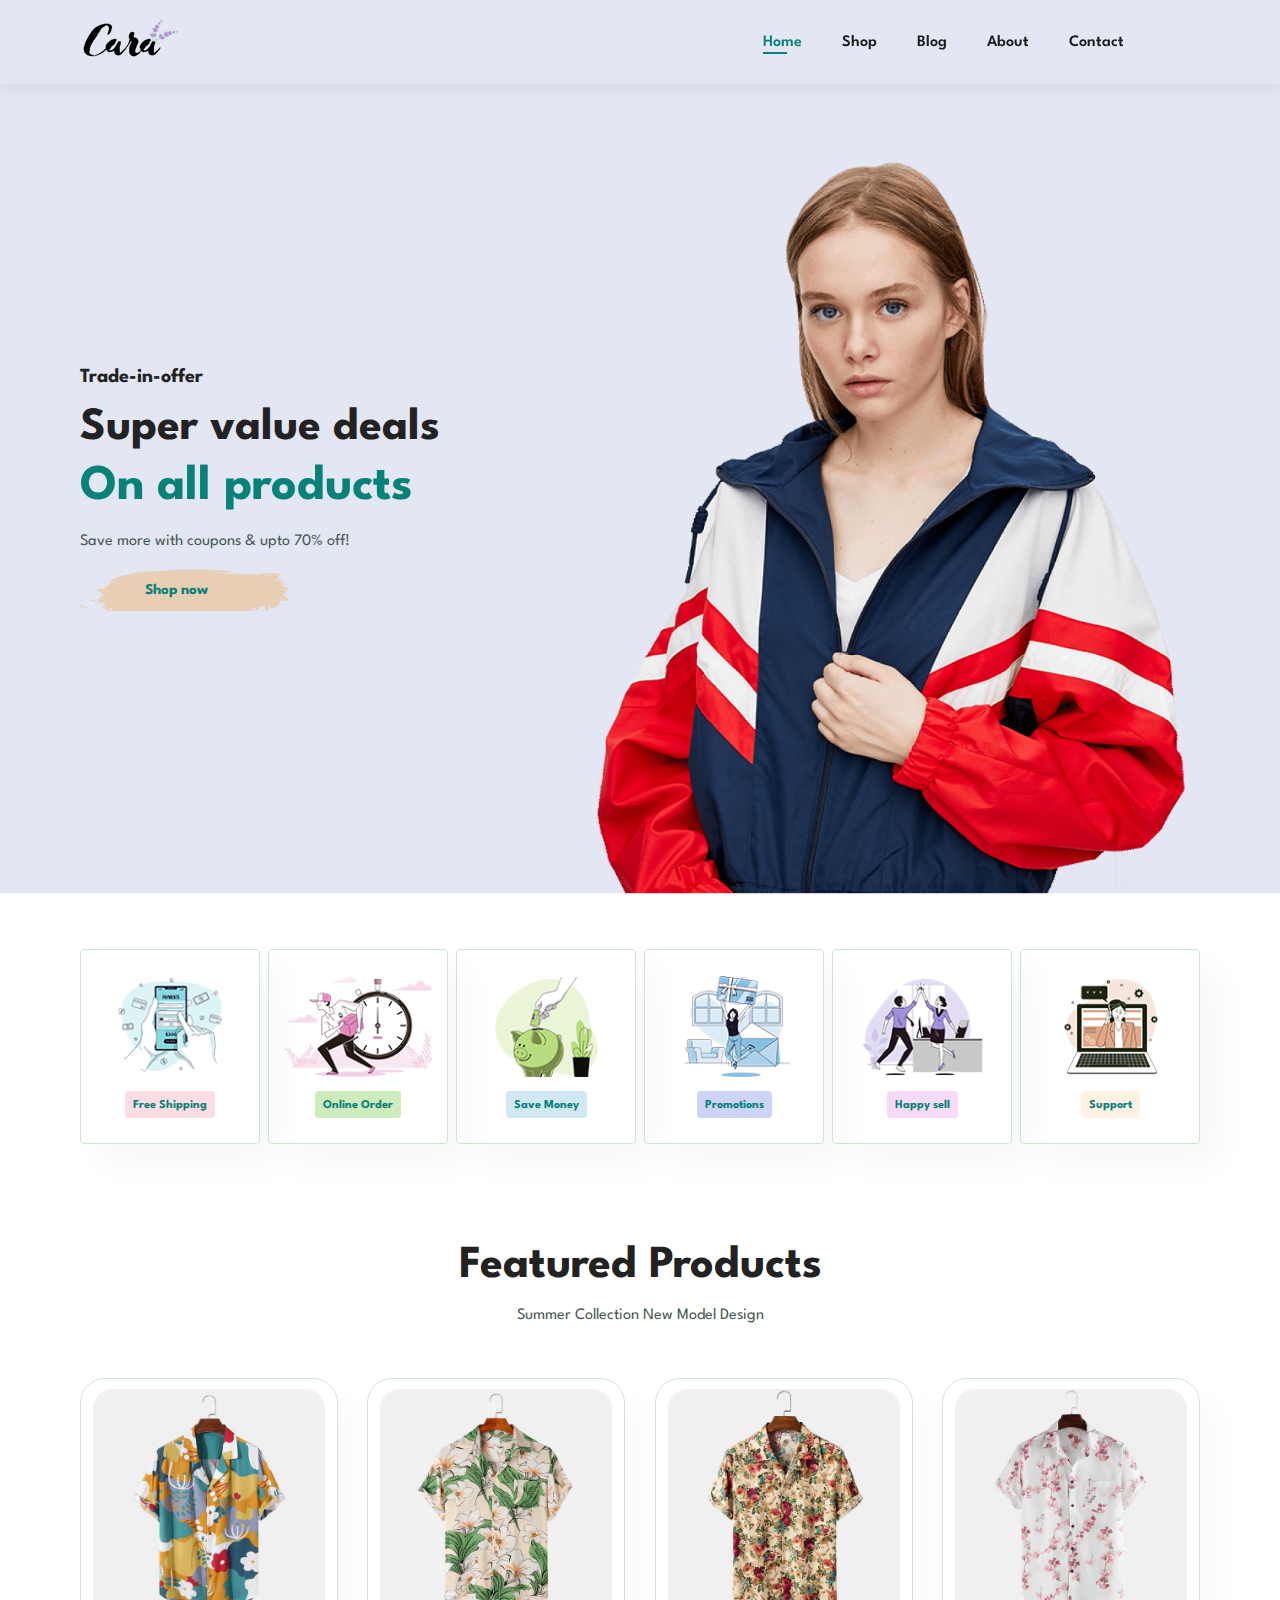
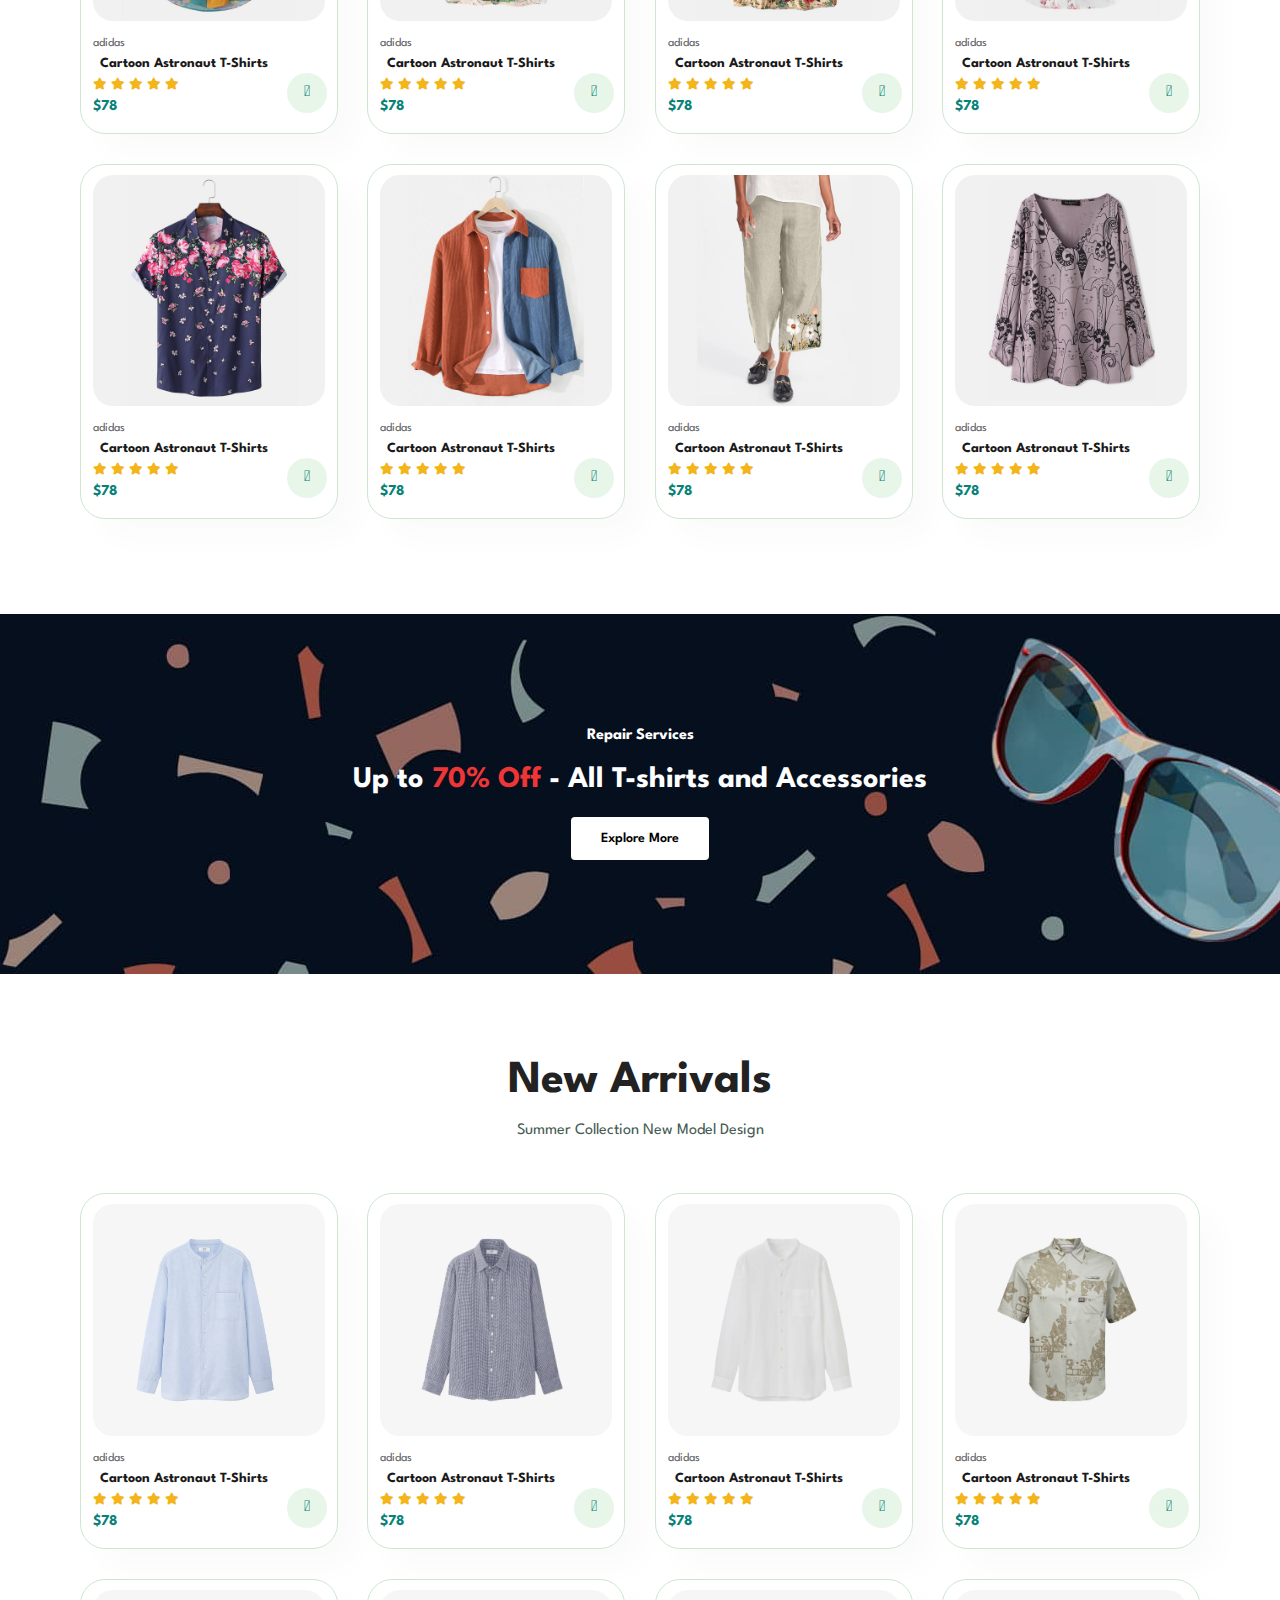
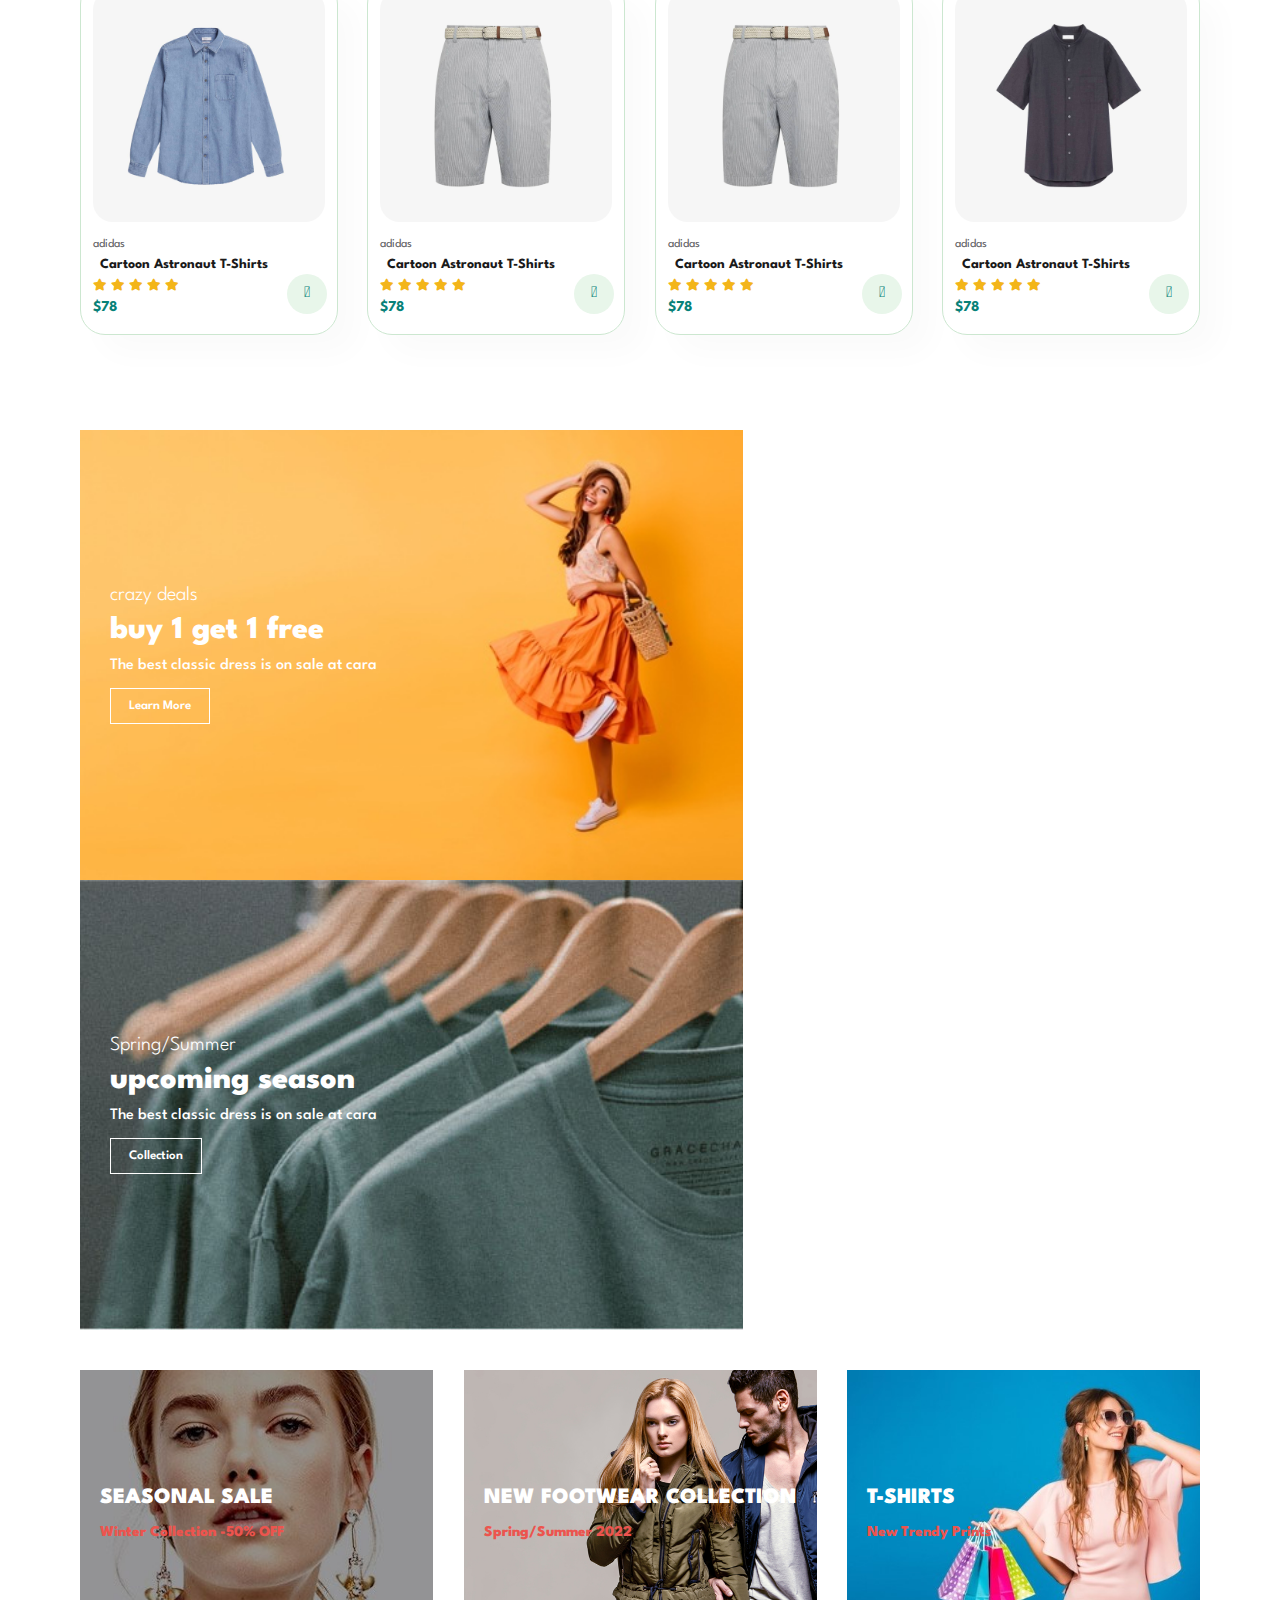
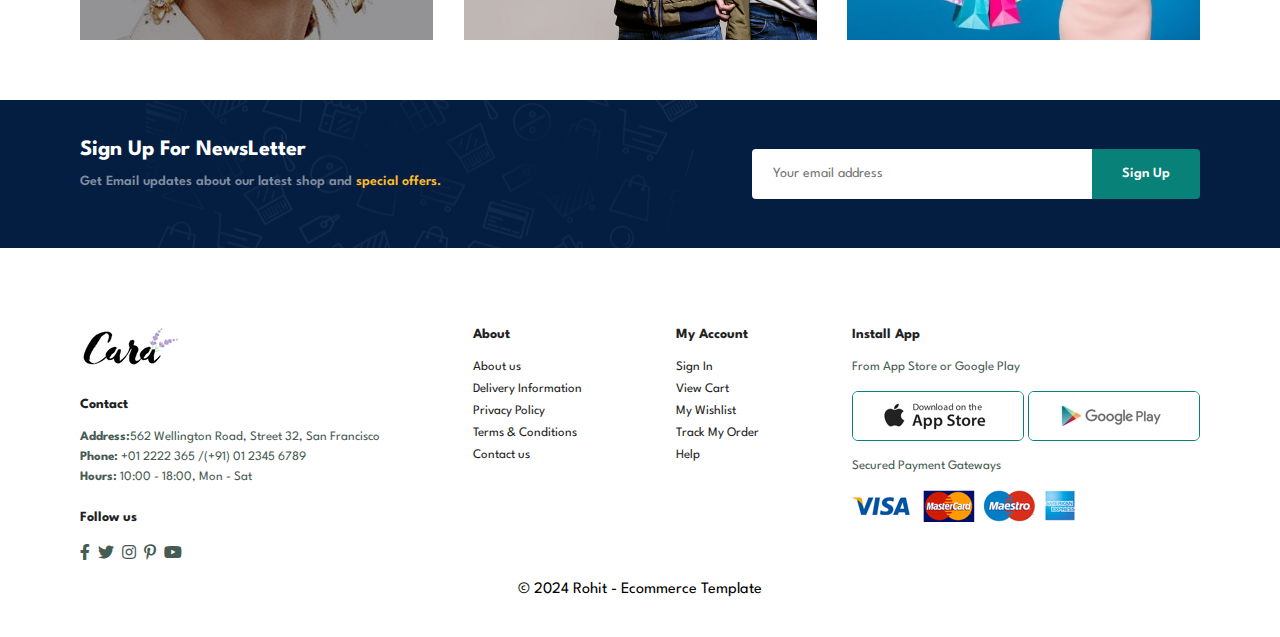
<file: index.html>
<!DOCTYPE html>
<html lang="en">
  <head>
    <link rel="shortcut icon" href="/img/favicon.ico" type="image/x-icon" />
    <meta charset="UTF-8" />
    <meta http-equiv="X-UA-Compatible" content="IE=edge" />
    <meta name="viewport" content="width=device-width, initial-scale=1.0" />
    <title>Tech2etc Ecommerce Tutorial</title>
    <link
      rel="stylesheet"
      href="https://pro.fontawesome.com/releases/v5.10.0/css/all.css"
    />

    <link rel="stylesheet" href="style.css" />
  </head>

  <body>
    <section id="header">
      <a href="#"><img src="img/logo.png" class="logo" alt="" /> </a>

      <div>
        <ul id="navbar">
          <li><a href="index.html" class="active">Home</a></li>
          <li><a href="shop.html">Shop</a></li>
          <li><a href="blog.html">Blog</a></li>
          <li><a href="about.html">About</a></li>
          <li><a href="contact.html">Contact</a></li>
          <li id="lg-bag">
            <a href="cart.html"><i class="far fa-shopping-bag"></i></a>
          </li>
          <a href="#" id="close"><i class="far fa-times"></i></a>
        </ul>
      </div>
      <div id="mobile">
        <a href="cart.html"><i class="far fa-shopping-bag"></i></a>
        <i id="bar" class="fas fa-outdent"></i>
      </div>
    </section>

    <section id="hero">
      <h4>Trade-in-offer</h4>
      <h2>Super value deals</h2>
      <h1>On all products</h1>
      <p>Save more with coupons & upto 70% off!</p>
      <button>Shop now</button>
    </section>

    <section id="feature" class="section-p1">
      <div class="fe-box">
        <img src="img/features/f1.png" alt="" />
        <h6>Free Shipping</h6>
      </div>

      <div class="fe-box">
        <img src="img/features/f2.png" alt="" />
        <h6>Online Order</h6>
      </div>

      <div class="fe-box">
        <img src="img/features/f3.png" alt="" />
        <h6>Save Money</h6>
      </div>

      <div class="fe-box">
        <img src="img/features/f4.png" alt="" />
        <h6>Promotions</h6>
      </div>

      <div class="fe-box">
        <img src="img/features/f5.png" alt="" />
        <h6>Happy sell</h6>
      </div>

      <div class="fe-box">
        <img src="img/features/f6.png" alt="" />
        <h6>Support</h6>
      </div>
    </section>

    <section id="product1" class="section-p1">
      <h2>Featured Products</h2>
      <p>Summer Collection New Model Design</p>
      <div class="pro-container">
        <div class="pro">
          <img src="img/products/f1.jpg" alt="" />
          <div class="des">
            <span>adidas</span>
            <h5>Cartoon Astronaut T-Shirts</h5>
            <div class="star">
              <i class="fas fa-star"></i>
              <i class="fas fa-star"></i>
              <i class="fas fa-star"></i>
              <i class="fas fa-star"></i>
              <i class="fas fa-star"></i>
            </div>
            <h4>$78</h4>
          </div>
          <a href="#"><i class="fal fa-shopping-cart cart"></i></a>
        </div>

        <div class="pro">
          <img src="img/products/f2.jpg" alt="" />
          <div class="des">
            <span>adidas</span>
            <h5>Cartoon Astronaut T-Shirts</h5>
            <div class="star">
              <i class="fas fa-star"></i>
              <i class="fas fa-star"></i>
              <i class="fas fa-star"></i>
              <i class="fas fa-star"></i>
              <i class="fas fa-star"></i>
            </div>
            <h4>$78</h4>
          </div>
          <a href="#"><i class="fal fa-shopping-cart cart"></i></a>
        </div>

        <div class="pro">
          <img src="img/products/f3.jpg" alt="" />
          <div class="des">
            <span>adidas</span>
            <h5>Cartoon Astronaut T-Shirts</h5>
            <div class="star">
              <i class="fas fa-star"></i>
              <i class="fas fa-star"></i>
              <i class="fas fa-star"></i>
              <i class="fas fa-star"></i>
              <i class="fas fa-star"></i>
            </div>
            <h4>$78</h4>
          </div>
          <a href="#"><i class="fal fa-shopping-cart cart"></i></a>
        </div>

        <div class="pro">
          <img src="img/products/f4.jpg" alt="" />
          <div class="des">
            <span>adidas</span>
            <h5>Cartoon Astronaut T-Shirts</h5>
            <div class="star">
              <i class="fas fa-star"></i>
              <i class="fas fa-star"></i>
              <i class="fas fa-star"></i>
              <i class="fas fa-star"></i>
              <i class="fas fa-star"></i>
            </div>
            <h4>$78</h4>
          </div>
          <a href="#"><i class="fal fa-shopping-cart cart"></i></a>
        </div>

        <div class="pro">
          <img src="img/products/f5.jpg" alt="" />
          <div class="des">
            <span>adidas</span>
            <h5>Cartoon Astronaut T-Shirts</h5>
            <div class="star">
              <i class="fas fa-star"></i>
              <i class="fas fa-star"></i>
              <i class="fas fa-star"></i>
              <i class="fas fa-star"></i>
              <i class="fas fa-star"></i>
            </div>
            <h4>$78</h4>
          </div>
          <a href="#"><i class="fal fa-shopping-cart cart"></i></a>
        </div>

        <div class="pro">
          <img src="img/products/f6.jpg" alt="" />
          <div class="des">
            <span>adidas</span>
            <h5>Cartoon Astronaut T-Shirts</h5>
            <div class="star">
              <i class="fas fa-star"></i>
              <i class="fas fa-star"></i>
              <i class="fas fa-star"></i>
              <i class="fas fa-star"></i>
              <i class="fas fa-star"></i>
            </div>
            <h4>$78</h4>
          </div>
          <a href="#"><i class="fal fa-shopping-cart cart"></i></a>
        </div>

        <div class="pro">
          <img src="img/products/f7.jpg" alt="" />
          <div class="des">
            <span>adidas</span>
            <h5>Cartoon Astronaut T-Shirts</h5>
            <div class="star">
              <i class="fas fa-star"></i>
              <i class="fas fa-star"></i>
              <i class="fas fa-star"></i>
              <i class="fas fa-star"></i>
              <i class="fas fa-star"></i>
            </div>
            <h4>$78</h4>
          </div>
          <a href="#"><i class="fal fa-shopping-cart cart"></i></a>
        </div>

        <div class="pro">
          <img src="img/products/f8.jpg" alt="" />
          <div class="des">
            <span>adidas</span>
            <h5>Cartoon Astronaut T-Shirts</h5>
            <div class="star">
              <i class="fas fa-star"></i>
              <i class="fas fa-star"></i>
              <i class="fas fa-star"></i>
              <i class="fas fa-star"></i>
              <i class="fas fa-star"></i>
            </div>
            <h4>$78</h4>
          </div>
          <a href="#"><i class="fal fa-shopping-cart cart"></i></a>
        </div>
      </div>
    </section>

    <section id="banner" class="section-m1">
      <h4>Repair Services</h4>
      <h2>Up to <span>70% Off</span> - All T-shirts and Accessories</h2>
      <button class="normal">Explore More</button>
    </section>

    <section id="product1" class="section-p1">
      <h2>New Arrivals</h2>
      <p>Summer Collection New Model Design</p>
      <div class="pro-container">
        <div class="pro">
          <img src="img/products/n1.jpg" alt="" />
          <div class="des">
            <span>adidas</span>
            <h5>Cartoon Astronaut T-Shirts</h5>
            <div class="star">
              <i class="fas fa-star"></i>
              <i class="fas fa-star"></i>
              <i class="fas fa-star"></i>
              <i class="fas fa-star"></i>
              <i class="fas fa-star"></i>
            </div>
            <h4>$78</h4>
          </div>
          <a href="#"><i class="fal fa-shopping-cart cart"></i></a>
        </div>

        <div class="pro">
          <img src="img/products/n2.jpg" alt="" />
          <div class="des">
            <span>adidas</span>
            <h5>Cartoon Astronaut T-Shirts</h5>
            <div class="star">
              <i class="fas fa-star"></i>
              <i class="fas fa-star"></i>
              <i class="fas fa-star"></i>
              <i class="fas fa-star"></i>
              <i class="fas fa-star"></i>
            </div>
            <h4>$78</h4>
          </div>
          <a href="#"><i class="fal fa-shopping-cart cart"></i></a>
        </div>

        <div class="pro">
          <img src="img/products/n3.jpg" alt="" />
          <div class="des">
            <span>adidas</span>
            <h5>Cartoon Astronaut T-Shirts</h5>
            <div class="star">
              <i class="fas fa-star"></i>
              <i class="fas fa-star"></i>
              <i class="fas fa-star"></i>
              <i class="fas fa-star"></i>
              <i class="fas fa-star"></i>
            </div>
            <h4>$78</h4>
          </div>
          <a href="#"><i class="fal fa-shopping-cart cart"></i></a>
        </div>

        <div class="pro">
          <img src="img/products/n4.jpg" alt="" />
          <div class="des">
            <span>adidas</span>
            <h5>Cartoon Astronaut T-Shirts</h5>
            <div class="star">
              <i class="fas fa-star"></i>
              <i class="fas fa-star"></i>
              <i class="fas fa-star"></i>
              <i class="fas fa-star"></i>
              <i class="fas fa-star"></i>
            </div>
            <h4>$78</h4>
          </div>
          <a href="#"><i class="fal fa-shopping-cart cart"></i></a>
        </div>

        <div class="pro">
          <img src="img/products/n5.jpg" alt="" />
          <div class="des">
            <span>adidas</span>
            <h5>Cartoon Astronaut T-Shirts</h5>
            <div class="star">
              <i class="fas fa-star"></i>
              <i class="fas fa-star"></i>
              <i class="fas fa-star"></i>
              <i class="fas fa-star"></i>
              <i class="fas fa-star"></i>
            </div>
            <h4>$78</h4>
          </div>
          <a href="#"><i class="fal fa-shopping-cart cart"></i></a>
        </div>

        <div class="pro">
          <img src="img/products/n6.jpg" alt="" />
          <div class="des">
            <span>adidas</span>
            <h5>Cartoon Astronaut T-Shirts</h5>
            <div class="star">
              <i class="fas fa-star"></i>
              <i class="fas fa-star"></i>
              <i class="fas fa-star"></i>
              <i class="fas fa-star"></i>
              <i class="fas fa-star"></i>
            </div>
            <h4>$78</h4>
          </div>
          <a href="#"><i class="fal fa-shopping-cart cart"></i></a>
        </div>

        <div class="pro">
          <img src="img/products/n6.jpg" alt="" />
          <div class="des">
            <span>adidas</span>
            <h5>Cartoon Astronaut T-Shirts</h5>
            <div class="star">
              <i class="fas fa-star"></i>
              <i class="fas fa-star"></i>
              <i class="fas fa-star"></i>
              <i class="fas fa-star"></i>
              <i class="fas fa-star"></i>
            </div>
            <h4>$78</h4>
          </div>
          <a href="#"><i class="fal fa-shopping-cart cart"></i></a>
        </div>

        <div class="pro">
          <img src="img/products/n8.jpg" alt="" />
          <div class="des">
            <span>adidas</span>
            <h5>Cartoon Astronaut T-Shirts</h5>
            <div class="star">
              <i class="fas fa-star"></i>
              <i class="fas fa-star"></i>
              <i class="fas fa-star"></i>
              <i class="fas fa-star"></i>
              <i class="fas fa-star"></i>
            </div>
            <h4>$78</h4>
          </div>
          <a href="#"><i class="fal fa-shopping-cart cart"></i></a>
        </div>
      </div>
    </section>

    <section id="sm-banner" class="section-p1">
      <div class="banner-box">
        <h4>crazy deals</h4>
        <h2>buy 1 get 1 free</h2>
        <span>The best classic dress is on sale at cara</span>
        <button class="white">Learn More</button>
      </div>

      <div class="banner-box banner-box2">
        <h4>Spring/Summer</h4>
        <h2>upcoming season</h2>
        <span>The best classic dress is on sale at cara</span>
        <button class="white">Collection</button>
      </div>
    </section>

    <section id="banner3">
      <div class="banner-box">
        <h2>SEASONAL SALE</h2>
        <h3>Winter Collection -50% OFF</h3>
      </div>
      <div class="banner-box banner-box2">
        <h2>NEW FOOTWEAR COLLECTION</h2>
        <h3>Spring/Summer 2022</h3>
      </div>
      <div class="banner-box banner-box3">
        <h2>T-SHIRTS</h2>
        <h3>New Trendy Prints</h3>
      </div>
    </section>

    <section id="newsletter" class="section-p1 section-m1">
      <div class="newstext">
        <h4>Sign Up For NewsLetter</h4>
        <p>
          Get Email updates about our latest shop and
          <span>special offers.</span>
        </p>
      </div>
      <div class="form">
        <input type="text" placeholder="Your email address" />
        <button class="normal">Sign Up</button>
      </div>
    </section>

    <footer class="section-p1">
      <div class="col">
        <img class="logo" src="img/logo.png" alt="" />
        <h4>Contact</h4>
        <p>
          <strong>Address:</strong>562 Wellington Road, Street 32, San Francisco
        </p>
        <p><strong>Phone:</strong> +01 2222 365 /(+91) 01 2345 6789</p>
        <p><strong>Hours:</strong> 10:00 - 18:00, Mon - Sat</p>
        <div class="follow">
          <h4>Follow us</h4>
          <div class="icon">
            <i class="fab fa-facebook-f"></i>
            <i class="fab fa-twitter"></i>
            <i class="fab fa-instagram"></i>
            <i class="fab fa-pinterest-p"></i>
            <i class="fab fa-youtube"></i>
          </div>
        </div>
      </div>
      <div class="col">
        <h4>About</h4>
        <a href="#">About us</a>
        <a href="#">Delivery Information</a>
        <a href="#">Privacy Policy</a>
        <a href="#">Terms & Conditions</a>
        <a href="#">Contact us</a>
      </div>

      <div class="col">
        <h4>My Account</h4>
        <a href="#">Sign In</a>
        <a href="#">View Cart</a>
        <a href="#">My Wishlist</a>
        <a href="#">Track My Order</a>
        <a href="#">Help</a>
      </div>
      <div class="col install">
        <h4>Install App</h4>
        <p>From App Store or Google Play</p>
        <div class="row">
          <img src="img/pay/app.jpg" alt="" />
          <img src="img/pay/play.jpg" alt="" />
        </div>
        <p>Secured Payment Gateways</p>
        <img src="img/pay/pay.png" alt="" />
      </div>
      <div class="copyright">© 2024 Rohit - Ecommerce Template</div>
    </footer>
    <script src="script.js"></script>
  </body>
</html>
</file>
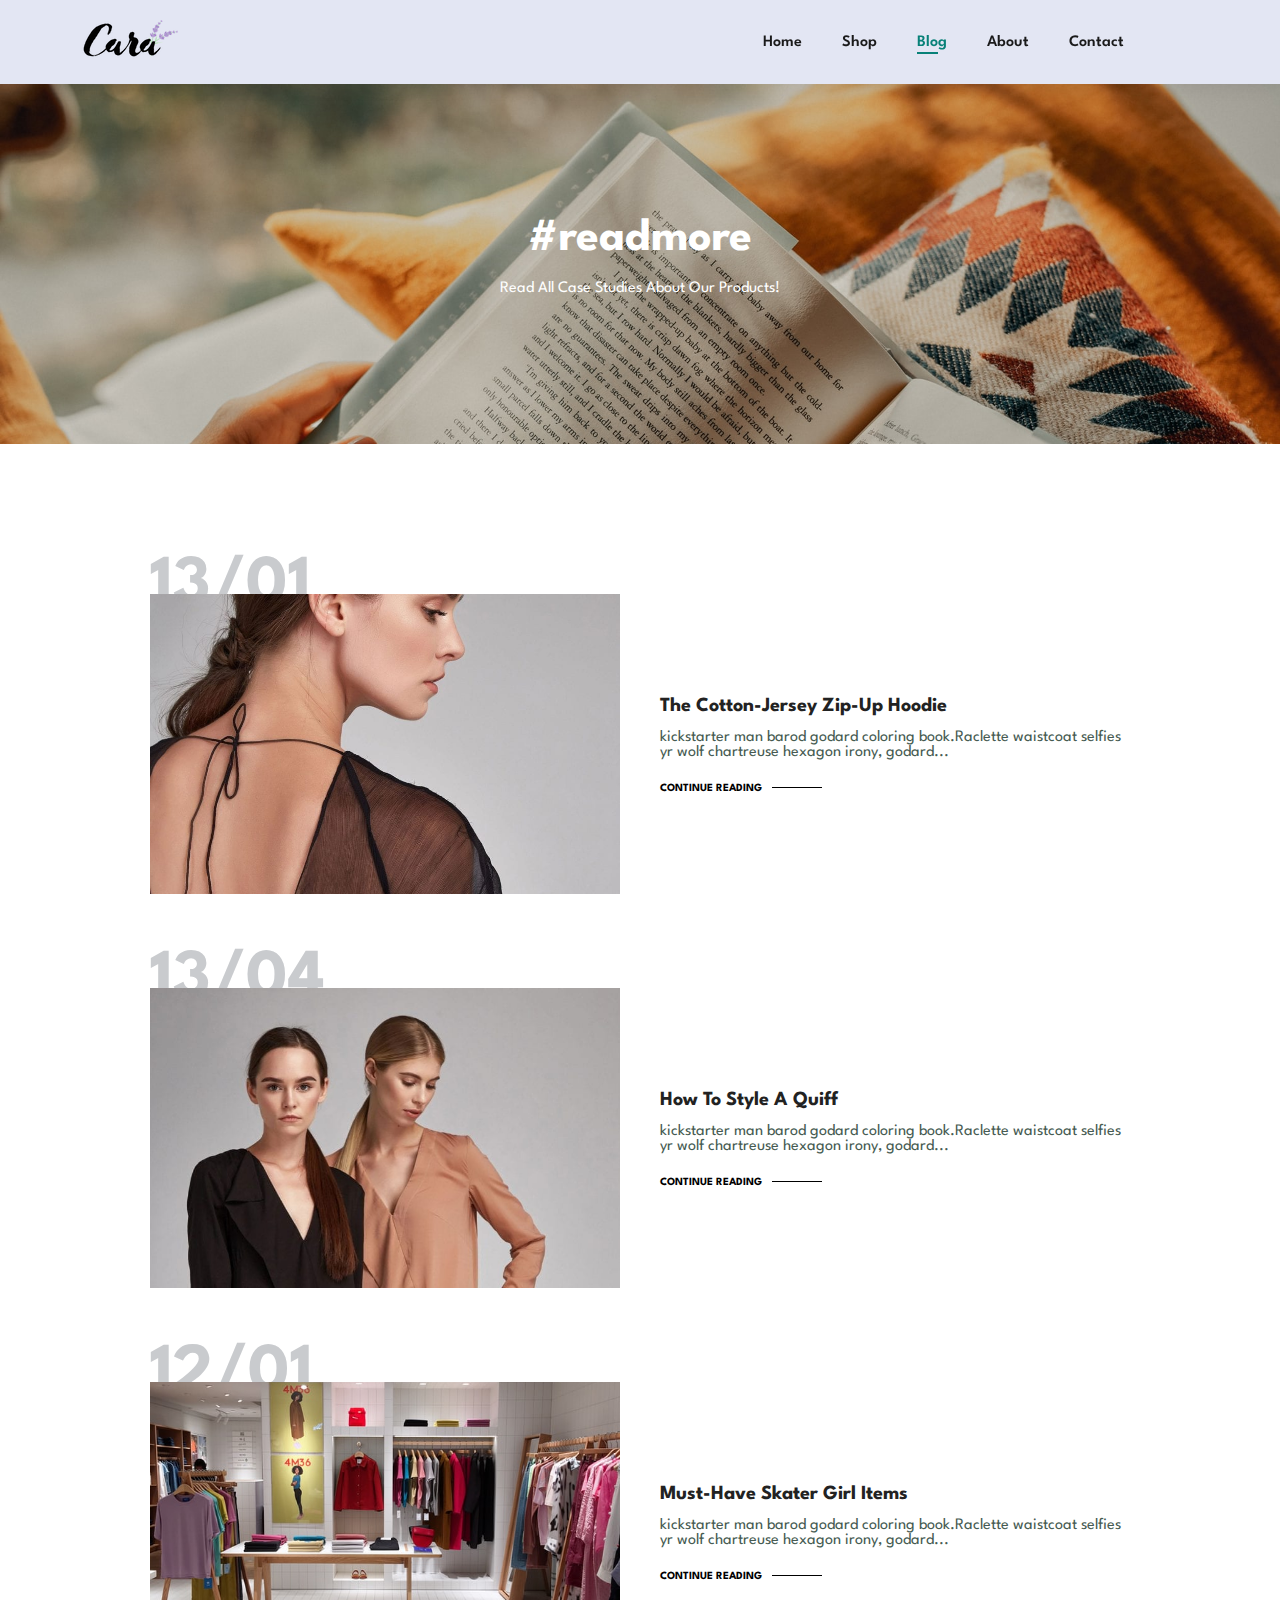
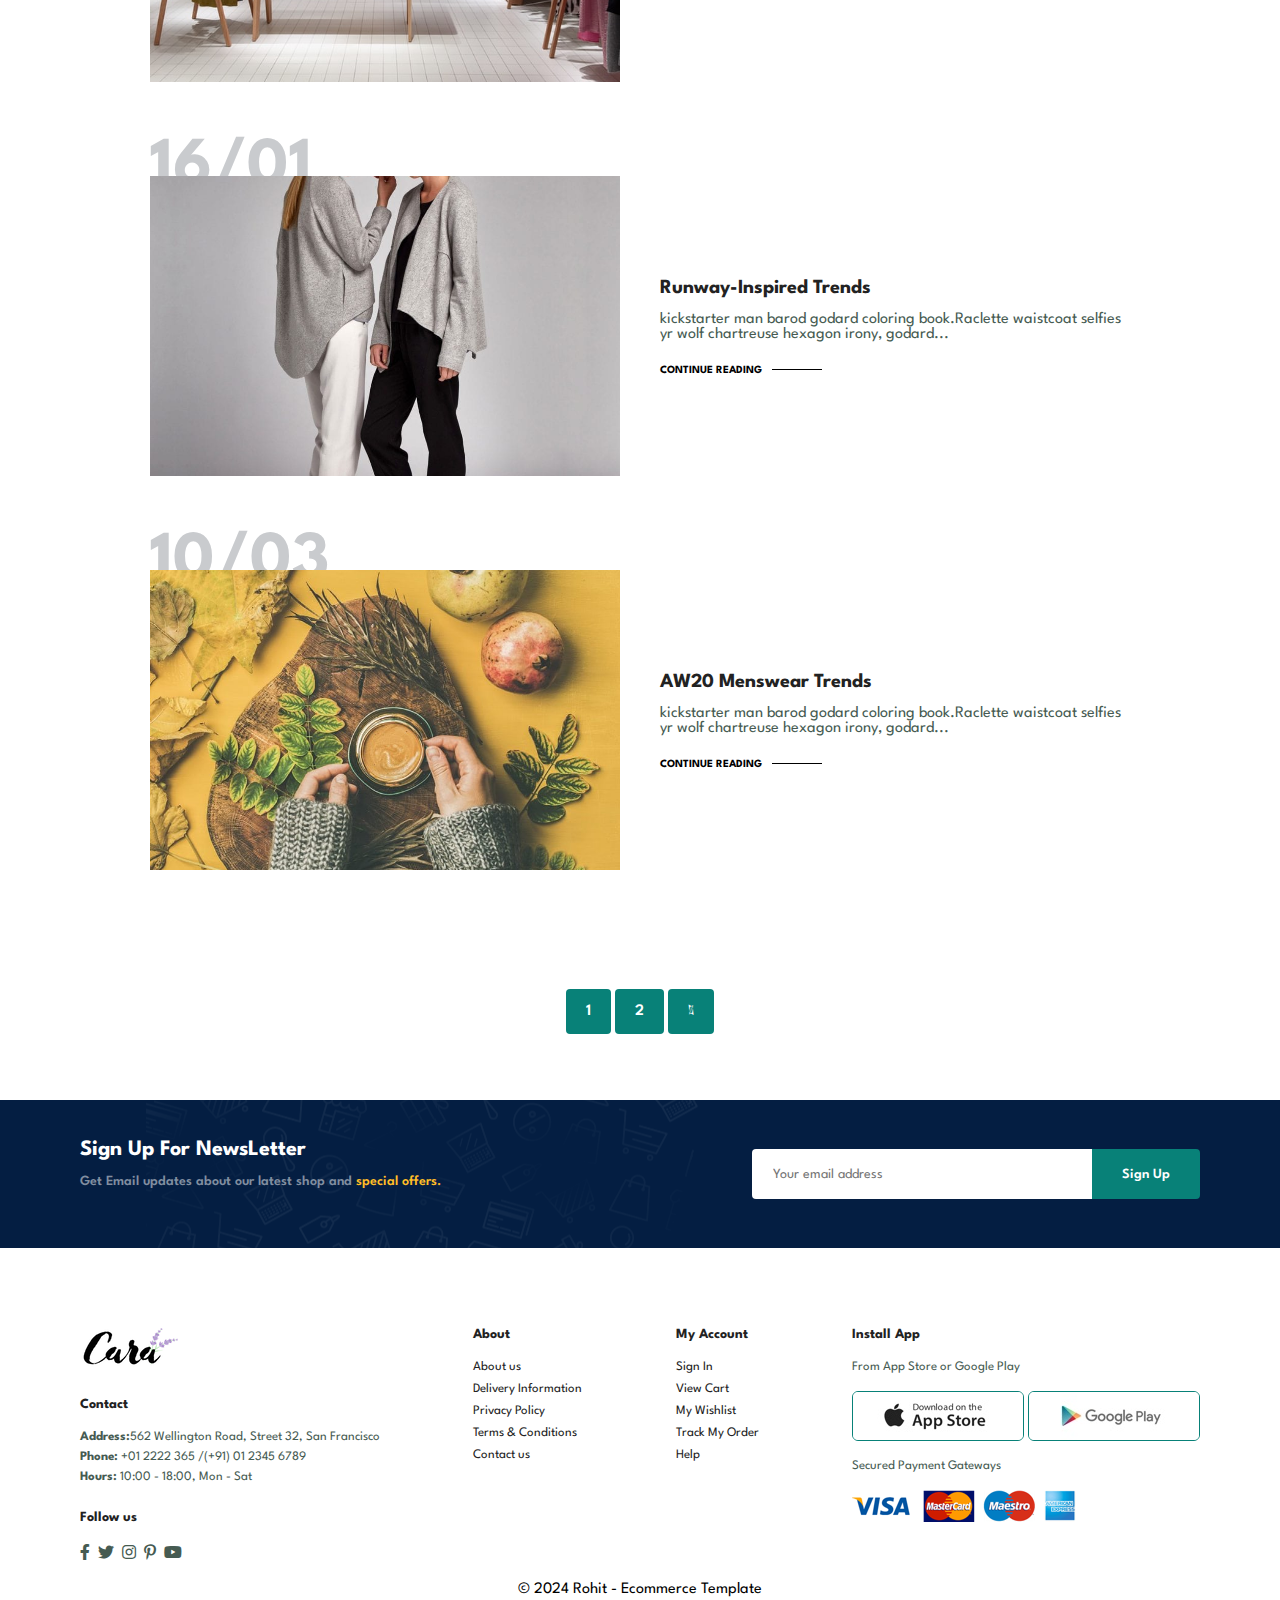
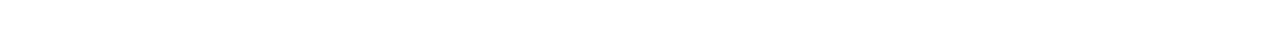
<file: blog.html>
<!DOCTYPE html>
<html lang="en">
  <head>
    <link rel="shortcut icon" href="/img/favicon.ico" type="image/x-icon" />
    <meta charset="UTF-8" />
    <meta http-equiv="X-UA-Compatible" content="IE=edge" />
    <meta name="viewport" content="width=device-width, initial-scale=1.0" />
    <title>Tech2etc Ecommerce Tutorial</title>
    <link
      rel="stylesheet"
      href="https://pro.fontawesome.com/releases/v5.10.0/css/all.css"
    />

    <link rel="stylesheet" href="style.css" />
  </head>

  <body>
    <section id="header">
      <a href="#"><img src="img/logo.png" class="logo" alt="" /> </a>

      <div>
        <ul id="navbar">
          <li><a href="index.html">Home</a></li>
          <li><a href="shop.html">Shop</a></li>
          <li><a href="blog.html" class="active">Blog</a></li>
          <li><a href="about.html">About</a></li>
          <li><a href="contact.html">Contact</a></li>
          <li id="lg-bag">
            <a href="cart.html"><i class="far fa-shopping-bag"></i></a>
          </li>
          <a href="#" id="close"><i class="far fa-times"></i></a>
        </ul>
      </div>
      <div id="mobile">
        <a href="cart.html"><i class="far fa-shopping-bag"></i></a>
        <i id="bar" class="fas fa-outdent"></i>
      </div>
    </section>

    <section id="page-header" class="blog-header">
      <h2>#readmore</h2>
      <p>Read All Case Studies About Our Products!</p>
    </section>

    <section id="blog">
      <div class="blog-box">
        <div class="blog-img">
          <img src="img/blog/b1.jpg" alt="" />
        </div>
        <div class="blog-details">
          <h4>The Cotton-Jersey Zip-Up Hoodie</h4>
          <p>
            kickstarter man barod godard coloring book.Raclette waistcoat
            selfies yr wolf chartreuse hexagon irony, godard...
          </p>
          <a href="#">CONTINUE READING</a>
        </div>
        <h1>13/01</h1>
      </div>

      <div class="blog-box">
        <div class="blog-img">
          <img src="img/blog/b2.jpg" alt="" />
        </div>
        <div class="blog-details">
          <h4>How To Style A Quiff</h4>
          <p>
            kickstarter man barod godard coloring book.Raclette waistcoat
            selfies yr wolf chartreuse hexagon irony, godard...
          </p>
          <a href="#">CONTINUE READING</a>
        </div>
        <h1>13/04</h1>
      </div>

      <div class="blog-box">
        <div class="blog-img">
          <img src="img/blog/b3.jpg" alt="" />
        </div>
        <div class="blog-details">
          <h4>Must-Have Skater Girl Items</h4>
          <p>
            kickstarter man barod godard coloring book.Raclette waistcoat
            selfies yr wolf chartreuse hexagon irony, godard...
          </p>
          <a href="#">CONTINUE READING</a>
        </div>
        <h1>12/01</h1>
      </div>

      <div class="blog-box">
        <div class="blog-img">
          <img src="img/blog/b4.jpg" alt="" />
        </div>
        <div class="blog-details">
          <h4>Runway-Inspired Trends</h4>
          <p>
            kickstarter man barod godard coloring book.Raclette waistcoat
            selfies yr wolf chartreuse hexagon irony, godard...
          </p>
          <a href="#">CONTINUE READING</a>
        </div>
        <h1>16/01</h1>
      </div>

      <div class="blog-box">
        <div class="blog-img">
          <img src="img/blog/b6.jpg" alt="" />
        </div>
        <div class="blog-details">
          <h4>AW20 Menswear Trends</h4>
          <p>
            kickstarter man barod godard coloring book.Raclette waistcoat
            selfies yr wolf chartreuse hexagon irony, godard...
          </p>
          <a href="#">CONTINUE READING</a>
        </div>
        <h1>10/03</h1>
      </div>
    </section>

    <section id="pagination" class="section-p1">
      <a href="#">1</a>
      <a href="#">2</a>
      <a href="#"><i class="fal fa-long-arrow-alt-right"></i></a>
    </section>

    <section id="newsletter" class="section-p1 section-m1">
      <div class="newstext">
        <h4>Sign Up For NewsLetter</h4>
        <p>
          Get Email updates about our latest shop and
          <span>special offers.</span>
        </p>
      </div>
      <div class="form">
        <input type="text" placeholder="Your email address" />
        <button class="normal">Sign Up</button>
      </div>
    </section>

    <footer class="section-p1">
      <div class="col">
        <img class="logo" src="img/logo.png" alt="" />
        <h4>Contact</h4>
        <p>
          <strong>Address:</strong>562 Wellington Road, Street 32, San Francisco
        </p>
        <p><strong>Phone:</strong> +01 2222 365 /(+91) 01 2345 6789</p>
        <p><strong>Hours:</strong> 10:00 - 18:00, Mon - Sat</p>
        <div class="follow">
          <h4>Follow us</h4>
          <div class="icon">
            <i class="fab fa-facebook-f"></i>
            <i class="fab fa-twitter"></i>
            <i class="fab fa-instagram"></i>
            <i class="fab fa-pinterest-p"></i>
            <i class="fab fa-youtube"></i>
          </div>
        </div>
      </div>
      <div class="col">
        <h4>About</h4>
        <a href="#">About us</a>
        <a href="#">Delivery Information</a>
        <a href="#">Privacy Policy</a>
        <a href="#">Terms & Conditions</a>
        <a href="#">Contact us</a>
      </div>

      <div class="col">
        <h4>My Account</h4>
        <a href="#">Sign In</a>
        <a href="#">View Cart</a>
        <a href="#">My Wishlist</a>
        <a href="#">Track My Order</a>
        <a href="#">Help</a>
      </div>
      <div class="col install">
        <h4>Install App</h4>
        <p>From App Store or Google Play</p>
        <div class="row">
          <img src="img/pay/app.jpg" alt="" />
          <img src="img/pay/play.jpg" alt="" />
        </div>
        <p>Secured Payment Gateways</p>
        <img src="img/pay/pay.png" alt="" />
      </div>
      <div class="copyright">© 2024 Rohit - Ecommerce Template</div>
    </footer>
    <script src="script.js"></script>
  </body>
</html>
</file>
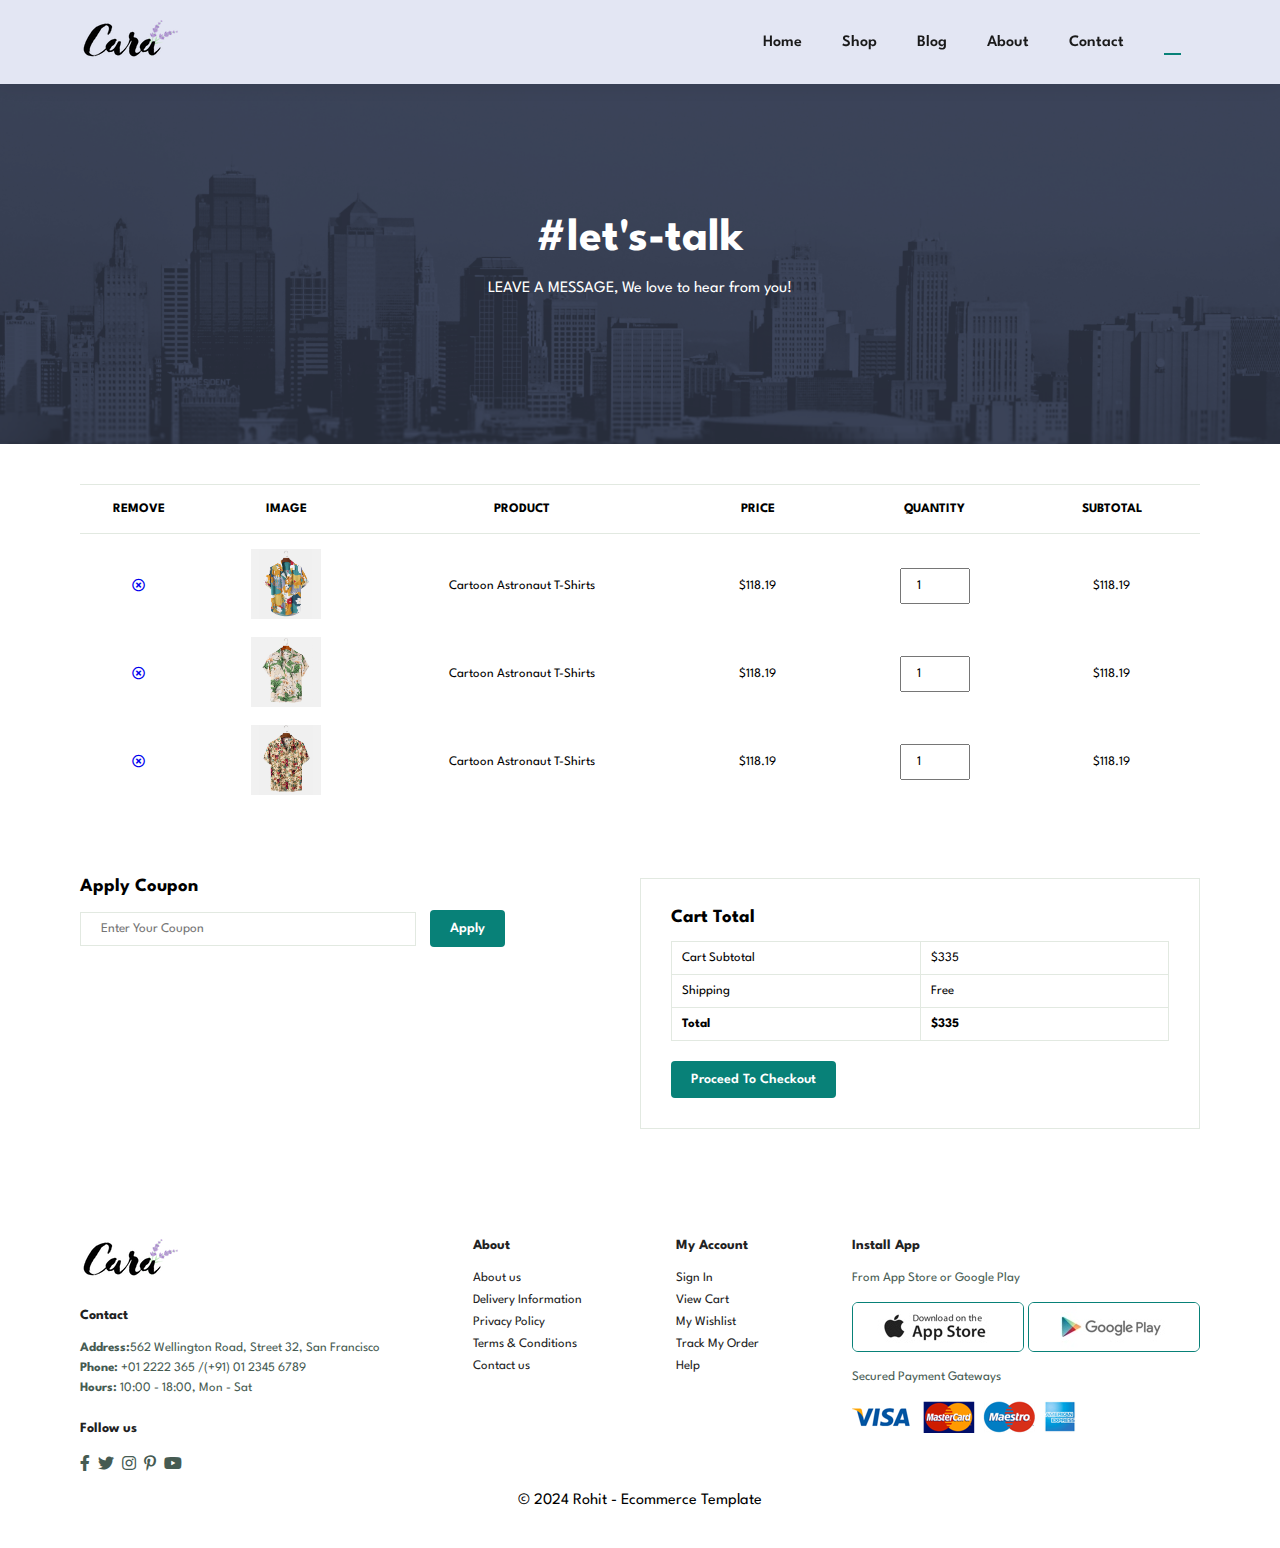
<file: cart.html>
<!DOCTYPE html>
<html lang="en">
  <head>
    <link rel="shortcut icon" href="/img/favicon.ico" type="image/x-icon" />
    <meta charset="UTF-8" />
    <meta http-equiv="X-UA-Compatible" content="IE=edge" />
    <meta name="viewport" content="width=device-width, initial-scale=1.0" />
    <title>Tech2etc Ecommerce Tutorial</title>
    <link
      rel="stylesheet"
      href="https://pro.fontawesome.com/releases/v5.10.0/css/all.css"
    />

    <link rel="stylesheet" href="style.css" />
  </head>

  <body>
    <section id="header">
      <a href="#"><img src="img/logo.png" class="logo" alt="" /> </a>

      <div>
        <ul id="navbar">
          <li><a href="index.html">Home</a></li>
          <li><a href="shop.html">Shop</a></li>
          <li><a href="blog.html">Blog</a></li>
          <li><a href="about.html">About</a></li>
          <li><a href="contact.html">Contact</a></li>
          <li id="lg-bag">
            <a href="cart.html" class="active"
              ><i class="far fa-shopping-bag"></i
            ></a>
          </li>
          <a href="#" id="close"><i class="far fa-times"></i></a>
        </ul>
      </div>
      <div id="mobile">
        <a href="cart.html"><i class="far fa-shopping-bag"></i></a>
        <i id="bar" class="fas fa-outdent"></i>
      </div>
    </section>

    <section id="page-header" class="about-header">
      <h2>#let's-talk</h2>
      <p>LEAVE A MESSAGE, We love to hear from you!</p>
    </section>

    <section id="cart" class="section-p1">
      <table width="100%">
        <thead>
          <tr>
            <td>Remove</td>
            <td>Image</td>
            <td>Product</td>
            <td>Price</td>
            <td>Quantity</td>
            <td>SubTotal</td>
          </tr>
        </thead>
        <tbody>
          <tr>
            <td>
              <a href="#"><i class="far fa-times-circle"></i></a>
            </td>
            <td><img src="img/products/f1.jpg" alt="" /></td>
            <td>Cartoon Astronaut T-Shirts</td>
            <td>$118.19</td>
            <td><input type="number" value="1" /></td>
            <td>$118.19</td>
          </tr>

          <tr>
            <td>
              <a href="#"><i class="far fa-times-circle"></i></a>
            </td>
            <td><img src="img/products/f2.jpg" alt="" /></td>
            <td>Cartoon Astronaut T-Shirts</td>
            <td>$118.19</td>
            <td><input type="number" value="1" /></td>
            <td>$118.19</td>
          </tr>

          <tr>
            <td>
              <a href="#"><i class="far fa-times-circle"></i></a>
            </td>
            <td><img src="img/products/f3.jpg" alt="" /></td>
            <td>Cartoon Astronaut T-Shirts</td>
            <td>$118.19</td>
            <td><input type="number" value="1" /></td>
            <td>$118.19</td>
          </tr>
        </tbody>
      </table>
    </section>

    <section id="cart-add" class="section-p1">
      <div id="coupon">
        <h3>Apply Coupon</h3>
        <div>
          <input type="text" placeholder="Enter Your Coupon" />
          <button class="normal">Apply</button>
        </div>
      </div>
      <div id="subtotal">
        <h3>Cart Total</h3>
        <table>
          <tr>
            <td>Cart Subtotal</td>
            <td>$335</td>
          </tr>
          <tr>
            <td>Shipping</td>
            <td>Free</td>
          </tr>
          <tr>
            <td><strong>Total</strong></td>
            <td><strong>$335</strong></td>
          </tr>
        </table>
        <button class="normal">Proceed To Checkout</button>
      </div>
    </section>

    <footer class="section-p1">
      <div class="col">
        <img class="logo" src="img/logo.png" alt="" />
        <h4>Contact</h4>
        <p>
          <strong>Address:</strong>562 Wellington Road, Street 32, San Francisco
        </p>
        <p><strong>Phone:</strong> +01 2222 365 /(+91) 01 2345 6789</p>
        <p><strong>Hours:</strong> 10:00 - 18:00, Mon - Sat</p>
        <div class="follow">
          <h4>Follow us</h4>
          <div class="icon">
            <i class="fab fa-facebook-f"></i>
            <i class="fab fa-twitter"></i>
            <i class="fab fa-instagram"></i>
            <i class="fab fa-pinterest-p"></i>
            <i class="fab fa-youtube"></i>
          </div>
        </div>
      </div>
      <div class="col">
        <h4>About</h4>
        <a href="#">About us</a>
        <a href="#">Delivery Information</a>
        <a href="#">Privacy Policy</a>
        <a href="#">Terms & Conditions</a>
        <a href="#">Contact us</a>
      </div>

      <div class="col">
        <h4>My Account</h4>
        <a href="#">Sign In</a>
        <a href="#">View Cart</a>
        <a href="#">My Wishlist</a>
        <a href="#">Track My Order</a>
        <a href="#">Help</a>
      </div>
      <div class="col install">
        <h4>Install App</h4>
        <p>From App Store or Google Play</p>
        <div class="row">
          <img src="img/pay/app.jpg" alt="" />
          <img src="img/pay/play.jpg" alt="" />
        </div>
        <p>Secured Payment Gateways</p>
        <img src="img/pay/pay.png" alt="" />
      </div>
      <div class="copyright">© 2024 Rohit - Ecommerce Template</div>
    </footer>
    <script src="script.js"></script>
  </body>
</html>
</file>
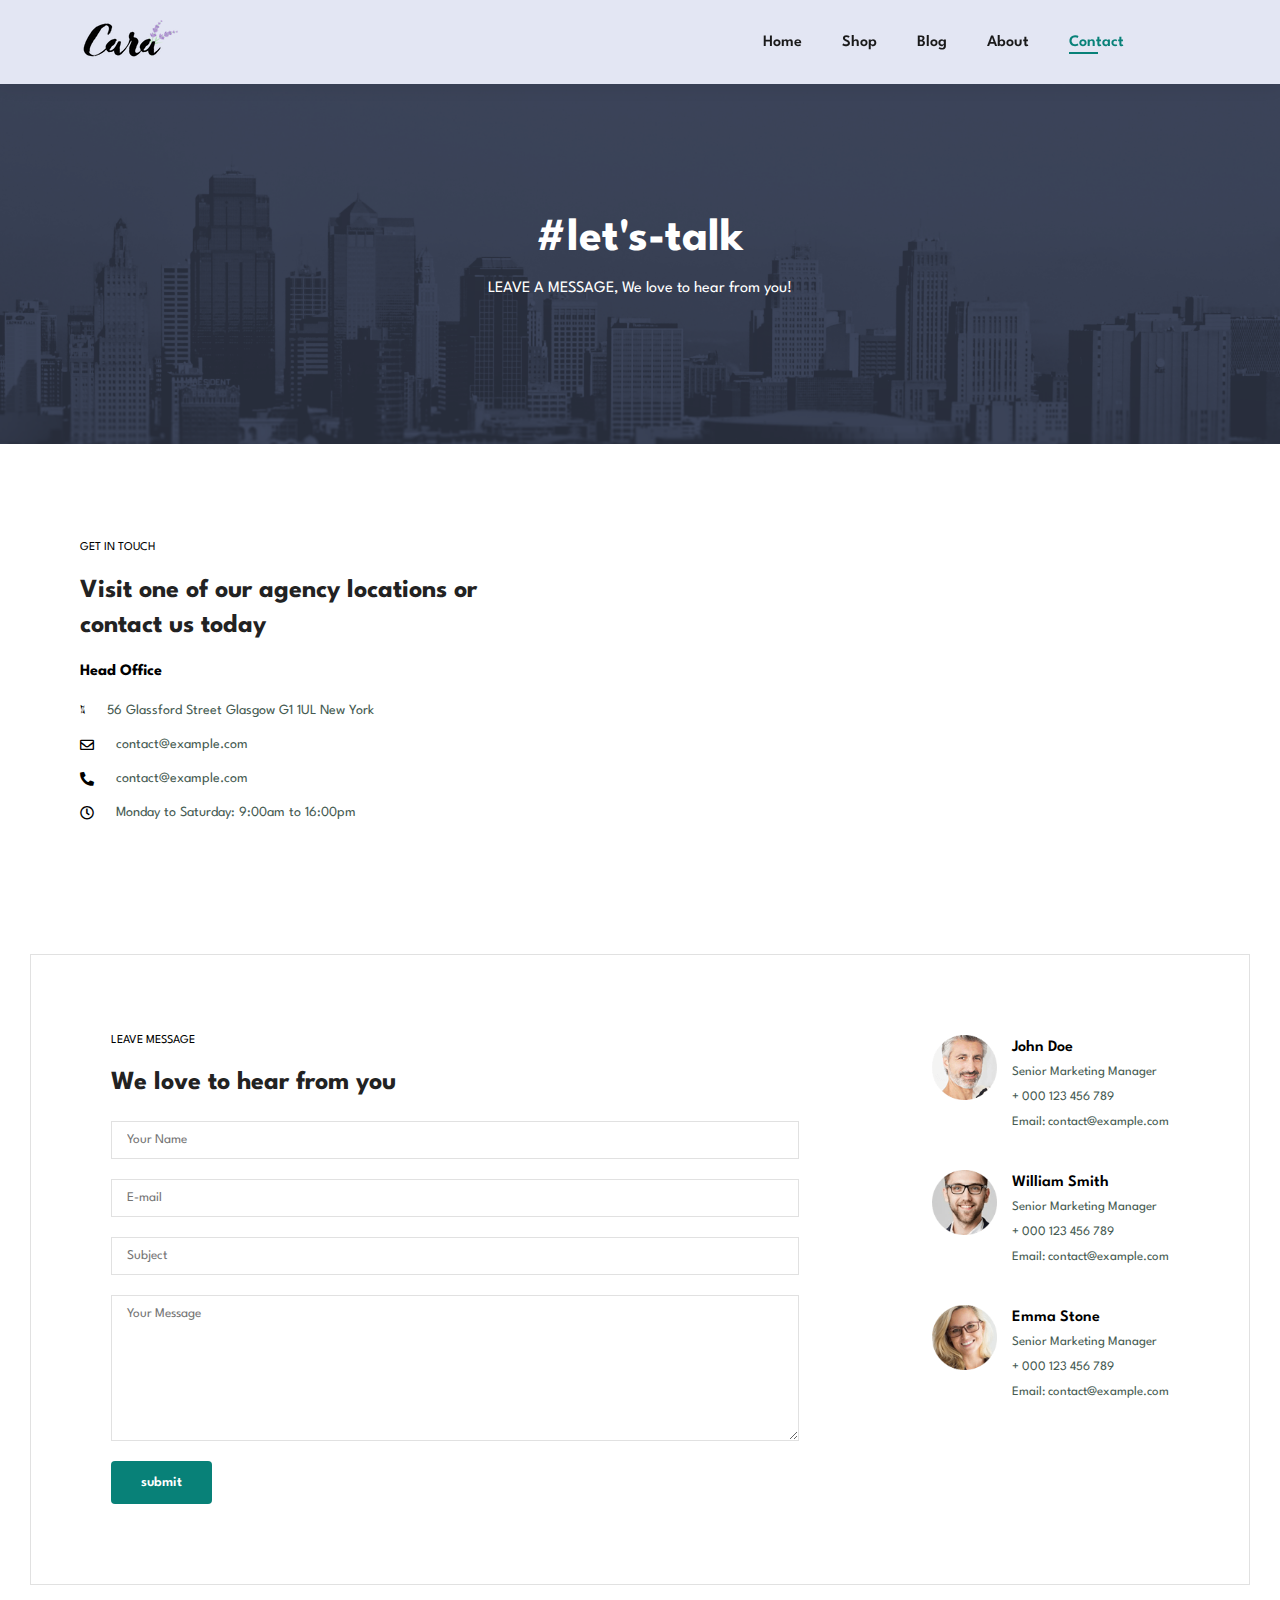
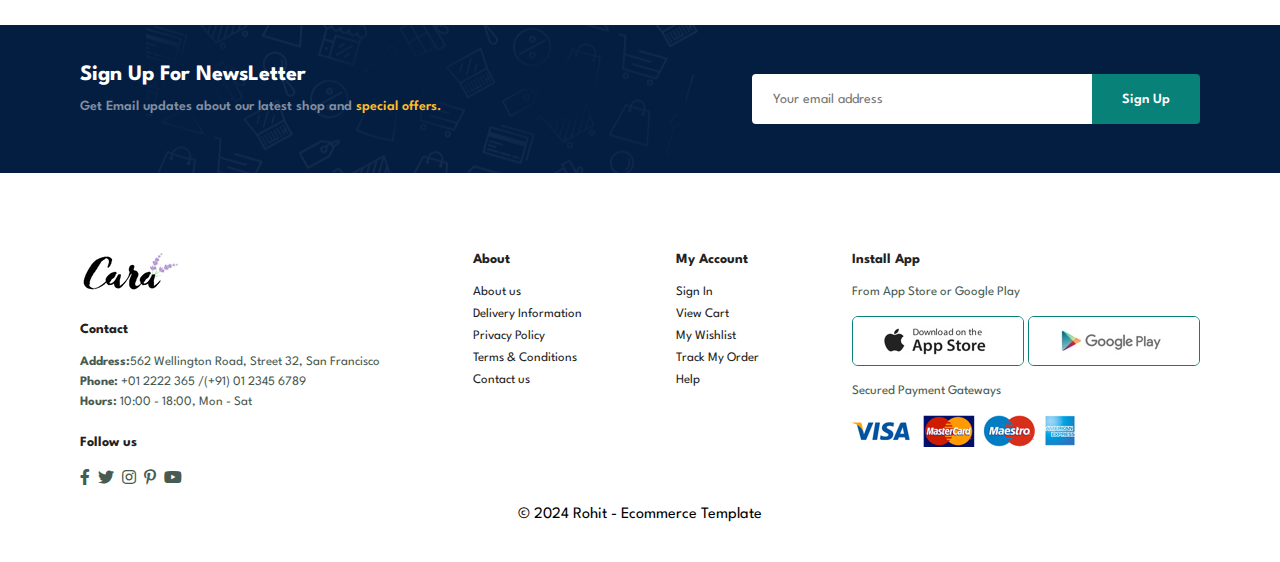
<file: contact.html>
<!DOCTYPE html>
<html lang="en">
  <head>
    <link rel="shortcut icon" href="/img/favicon.ico" type="image/x-icon" />
    <meta charset="UTF-8" />
    <meta http-equiv="X-UA-Compatible" content="IE=edge" />
    <meta name="viewport" content="width=device-width, initial-scale=1.0" />
    <title>Tech2etc Ecommerce Tutorial</title>
    <link
      rel="stylesheet"
      href="https://pro.fontawesome.com/releases/v5.10.0/css/all.css"
    />

    <link rel="stylesheet" href="style.css" />
  </head>

  <body>
    <section id="header">
      <a href="#"><img src="img/logo.png" class="logo" alt="" /> </a>

      <div>
        <ul id="navbar">
          <li><a href="index.html">Home</a></li>
          <li><a href="shop.html">Shop</a></li>
          <li><a href="blog.html">Blog</a></li>
          <li><a href="about.html">About</a></li>
          <li><a href="contact.html" class="active">Contact</a></li>
          <li id="lg-bag">
            <a href="cart.html"><i class="far fa-shopping-bag"></i></a>
          </li>
          <a href="#" id="close"><i class="far fa-times"></i></a>
        </ul>
      </div>
      <div id="mobile">
        <a href="cart.html"><i class="far fa-shopping-bag"></i></a>
        <i id="bar" class="fas fa-outdent"></i>
      </div>
    </section>

    <section id="page-header" class="about-header">
      <h2>#let's-talk</h2>
      <p>LEAVE A MESSAGE, We love to hear from you!</p>
    </section>

    <section id="contact-details" class="section-p1">
      <div class="details">
        <span>GET IN TOUCH</span>
        <h2>Visit one of our agency locations or contact us today</h2>
        <h3>Head Office</h3>
        <div>
          <li>
            <i class="fal fa-map"></i>
            <p>56 Glassford Street Glasgow G1 1UL New York</p>
          </li>

          <li>
            <i class="far fa-envelope"></i>
            <p>contact@example.com</p>
          </li>

          <li>
            <i class="fas fa-phone-alt"></i>
            <p>contact@example.com</p>
          </li>

          <li>
            <i class="far fa-clock"></i>
            <p>Monday to Saturday: 9:00am to 16:00pm</p>
          </li>
        </div>
      </div>

      <div class="map">
        <iframe
          src="https://www.google.com/maps/embed?pb=!1m18!1m12!1m3!1d5154.002771129547!2d80.4974100193988!3d16.494780675654212!2m3!1f0!2f0!3f0!3m2!1i1024!2i768!4f13.1!3m3!1m2!1s0x3a35f27d40f21c55%3A0x1490eacd54859850!2sVIT-AP%20University!5e0!3m2!1sen!2sin!4v1725873319993!5m2!1sen!2sin"
          width="600"
          height="450"
          style="border: 0"
          allowfullscreen=""
          loading="lazy"
          referrerpolicy="no-referrer-when-downgrade"
        ></iframe>
      </div>
    </section>

    <section id="form-details">
      <form action="">
        <span>LEAVE MESSAGE</span>
        <h2>We love to hear from you</h2>
        <input type="text" placeholder="Your Name" />
        <input type="text" placeholder="E-mail" />
        <input type="text" placeholder="Subject" />
        <textarea
          name=""
          id=""
          cols="30"
          rows="10"
          placeholder="Your Message"
        ></textarea>
        <button class="normal">submit</button>
      </form>
      <div class="people">
        <div>
          <img src="img/people/1.png" alt="" />
          <p>
            <span>John Doe</span>Senior Marketing Manager <br />
            + 000 123 456 789 <br />Email: contact@example.com
          </p>
        </div>
        <div>
          <img src="img/people/2.png" alt="" />
          <p>
            <span>William Smith</span>Senior Marketing Manager <br />
            + 000 123 456 789 <br />Email: contact@example.com
          </p>
        </div>
        <div>
          <img src="img/people/3.png" alt="" />
          <p>
            <span>Emma Stone</span>Senior Marketing Manager <br />
            + 000 123 456 789 <br />Email: contact@example.com
          </p>
        </div>
      </div>
    </section>

    <section id="newsletter" class="section-p1 section-m1">
      <div class="newstext">
        <h4>Sign Up For NewsLetter</h4>
        <p>
          Get Email updates about our latest shop and
          <span>special offers.</span>
        </p>
      </div>
      <div class="form">
        <input type="text" placeholder="Your email address" />
        <button class="normal">Sign Up</button>
      </div>
    </section>

    <footer class="section-p1">
      <div class="col">
        <img class="logo" src="img/logo.png" alt="" />
        <h4>Contact</h4>
        <p>
          <strong>Address:</strong>562 Wellington Road, Street 32, San Francisco
        </p>
        <p><strong>Phone:</strong> +01 2222 365 /(+91) 01 2345 6789</p>
        <p><strong>Hours:</strong> 10:00 - 18:00, Mon - Sat</p>
        <div class="follow">
          <h4>Follow us</h4>
          <div class="icon">
            <i class="fab fa-facebook-f"></i>
            <i class="fab fa-twitter"></i>
            <i class="fab fa-instagram"></i>
            <i class="fab fa-pinterest-p"></i>
            <i class="fab fa-youtube"></i>
          </div>
        </div>
      </div>
      <div class="col">
        <h4>About</h4>
        <a href="#">About us</a>
        <a href="#">Delivery Information</a>
        <a href="#">Privacy Policy</a>
        <a href="#">Terms & Conditions</a>
        <a href="#">Contact us</a>
      </div>

      <div class="col">
        <h4>My Account</h4>
        <a href="#">Sign In</a>
        <a href="#">View Cart</a>
        <a href="#">My Wishlist</a>
        <a href="#">Track My Order</a>
        <a href="#">Help</a>
      </div>
      <div class="col install">
        <h4>Install App</h4>
        <p>From App Store or Google Play</p>
        <div class="row">
          <img src="img/pay/app.jpg" alt="" />
          <img src="img/pay/play.jpg" alt="" />
        </div>
        <p>Secured Payment Gateways</p>
        <img src="img/pay/pay.png" alt="" />
      </div>
      <div class="copyright">© 2024 Rohit - Ecommerce Template</div>
    </footer>
    <script src="script.js"></script>
  </body>
</html>
</file>
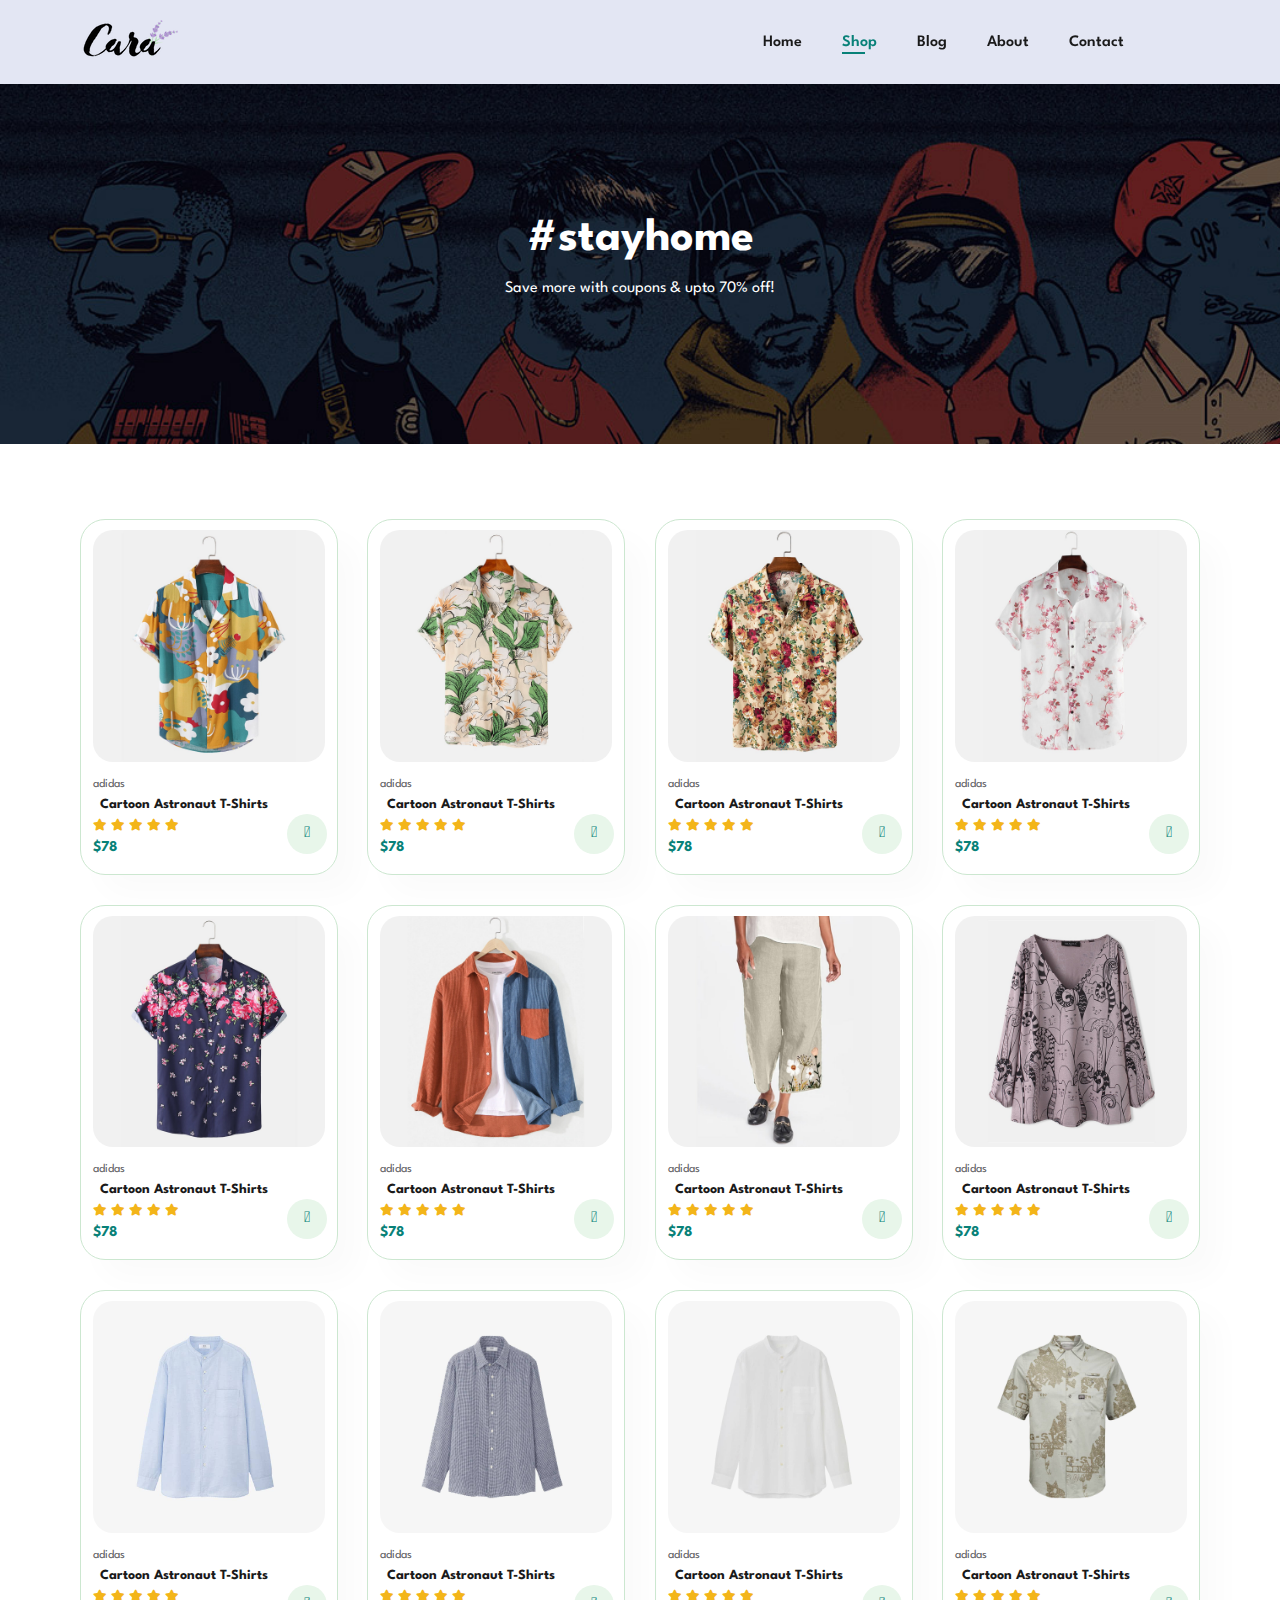
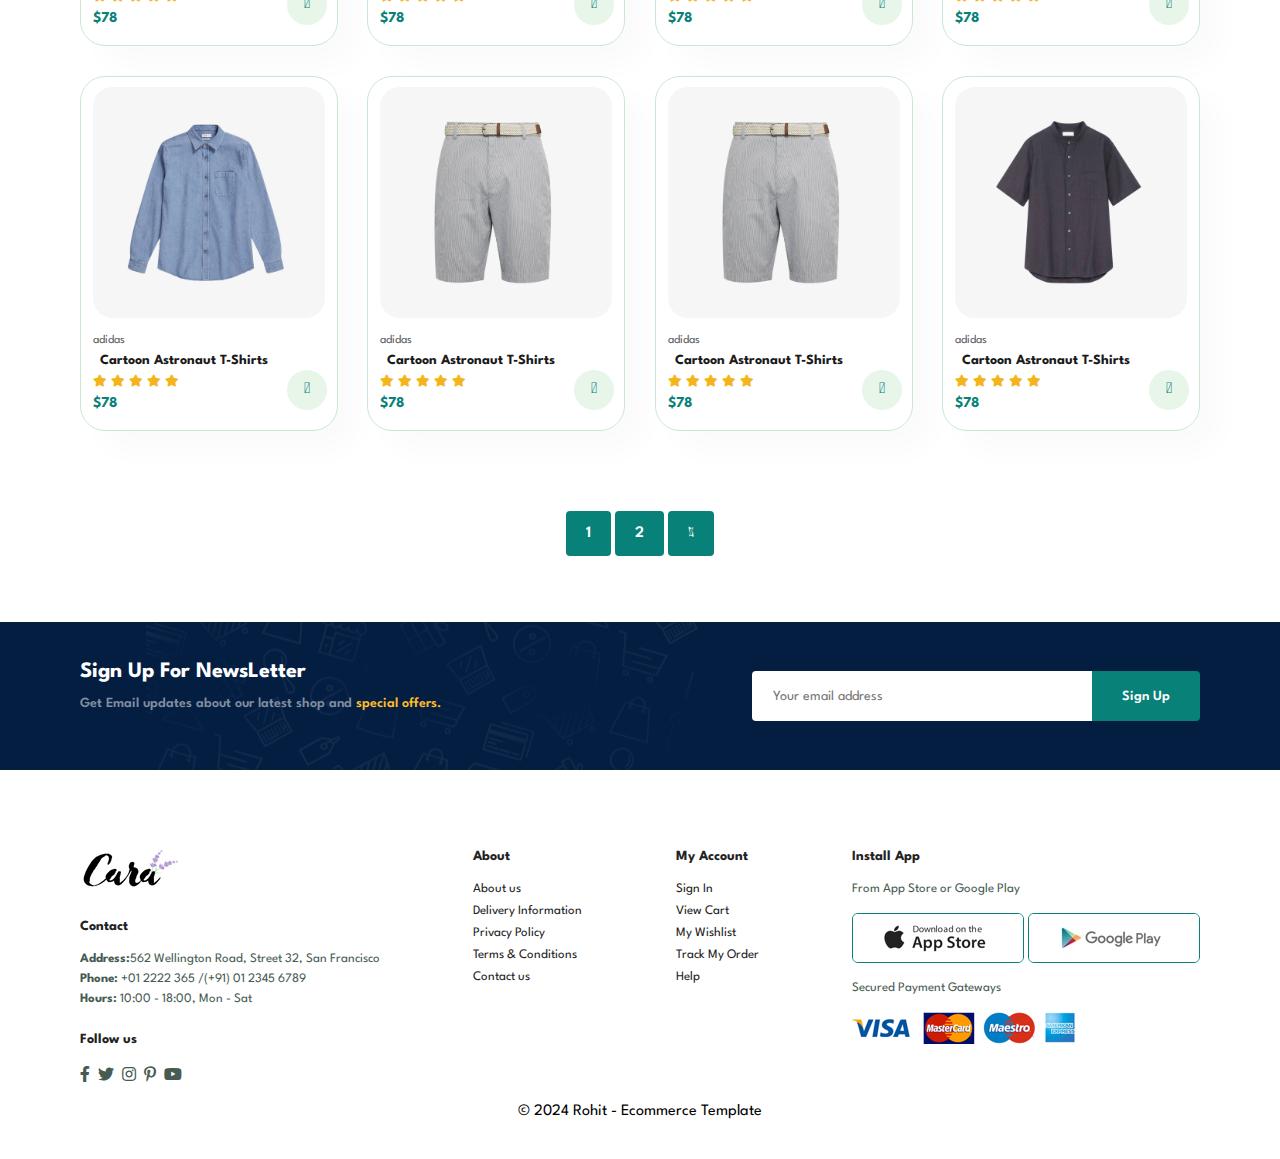
<file: shop.html>
<!DOCTYPE html>
<html lang="en">
  <head>
    <link rel="shortcut icon" href="/img/favicon.ico" type="image/x-icon" />
    <meta charset="UTF-8" />
    <meta http-equiv="X-UA-Compatible" content="IE=edge" />
    <meta name="viewport" content="width=device-width, initial-scale=1.0" />
    <title>Tech2etc Ecommerce Tutorial</title>
    <link
      rel="stylesheet"
      href="https://pro.fontawesome.com/releases/v5.10.0/css/all.css"
    />

    <link rel="stylesheet" href="style.css" />
  </head>

  <body>
    <section id="header">
      <a href="#"><img src="img/logo.png" class="logo" alt="" /> </a>

      <div>
        <ul id="navbar">
          <li><a href="index.html">Home</a></li>
          <li><a href="shop.html" class="active">Shop</a></li>
          <li><a href="blog.html">Blog</a></li>
          <li><a href="about.html">About</a></li>
          <li><a href="contact.html">Contact</a></li>
          <li id="lg-bag">
            <a href="cart.html"><i class="far fa-shopping-bag"></i></a>
          </li>
          <a href="#" id="close"><i class="far fa-times"></i></a>
        </ul>
      </div>
      <div id="mobile">
        <a href="cart.html"><i class="far fa-shopping-bag"></i></a>
        <i id="bar" class="fas fa-outdent"></i>
      </div>
    </section>

    <section id="page-header">
      <h2>#stayhome</h2>
      <p>Save more with coupons & upto 70% off!</p>
    </section>

    <section id="product1" class="section-p1">
      <div class="pro-container">
        <div class="pro" onclick="window.location.href='sproduct.html';">
          <img src="img/products/f1.jpg" alt="" />
          <div class="des">
            <span>adidas</span>
            <h5>Cartoon Astronaut T-Shirts</h5>
            <div class="star">
              <i class="fas fa-star"></i>
              <i class="fas fa-star"></i>
              <i class="fas fa-star"></i>
              <i class="fas fa-star"></i>
              <i class="fas fa-star"></i>
            </div>
            <h4>$78</h4>
          </div>
          <a href="#"><i class="fal fa-shopping-cart cart"></i></a>
        </div>

        <div class="pro">
          <img src="img/products/f2.jpg" alt="" />
          <div class="des">
            <span>adidas</span>
            <h5>Cartoon Astronaut T-Shirts</h5>
            <div class="star">
              <i class="fas fa-star"></i>
              <i class="fas fa-star"></i>
              <i class="fas fa-star"></i>
              <i class="fas fa-star"></i>
              <i class="fas fa-star"></i>
            </div>
            <h4>$78</h4>
          </div>
          <a href="#"><i class="fal fa-shopping-cart cart"></i></a>
        </div>

        <div class="pro">
          <img src="img/products/f3.jpg" alt="" />
          <div class="des">
            <span>adidas</span>
            <h5>Cartoon Astronaut T-Shirts</h5>
            <div class="star">
              <i class="fas fa-star"></i>
              <i class="fas fa-star"></i>
              <i class="fas fa-star"></i>
              <i class="fas fa-star"></i>
              <i class="fas fa-star"></i>
            </div>
            <h4>$78</h4>
          </div>
          <a href="#"><i class="fal fa-shopping-cart cart"></i></a>
        </div>

        <div class="pro">
          <img src="img/products/f4.jpg" alt="" />
          <div class="des">
            <span>adidas</span>
            <h5>Cartoon Astronaut T-Shirts</h5>
            <div class="star">
              <i class="fas fa-star"></i>
              <i class="fas fa-star"></i>
              <i class="fas fa-star"></i>
              <i class="fas fa-star"></i>
              <i class="fas fa-star"></i>
            </div>
            <h4>$78</h4>
          </div>
          <a href="#"><i class="fal fa-shopping-cart cart"></i></a>
        </div>

        <div class="pro">
          <img src="img/products/f5.jpg" alt="" />
          <div class="des">
            <span>adidas</span>
            <h5>Cartoon Astronaut T-Shirts</h5>
            <div class="star">
              <i class="fas fa-star"></i>
              <i class="fas fa-star"></i>
              <i class="fas fa-star"></i>
              <i class="fas fa-star"></i>
              <i class="fas fa-star"></i>
            </div>
            <h4>$78</h4>
          </div>
          <a href="#"><i class="fal fa-shopping-cart cart"></i></a>
        </div>

        <div class="pro">
          <img src="img/products/f6.jpg" alt="" />
          <div class="des">
            <span>adidas</span>
            <h5>Cartoon Astronaut T-Shirts</h5>
            <div class="star">
              <i class="fas fa-star"></i>
              <i class="fas fa-star"></i>
              <i class="fas fa-star"></i>
              <i class="fas fa-star"></i>
              <i class="fas fa-star"></i>
            </div>
            <h4>$78</h4>
          </div>
          <a href="#"><i class="fal fa-shopping-cart cart"></i></a>
        </div>

        <div class="pro">
          <img src="img/products/f7.jpg" alt="" />
          <div class="des">
            <span>adidas</span>
            <h5>Cartoon Astronaut T-Shirts</h5>
            <div class="star">
              <i class="fas fa-star"></i>
              <i class="fas fa-star"></i>
              <i class="fas fa-star"></i>
              <i class="fas fa-star"></i>
              <i class="fas fa-star"></i>
            </div>
            <h4>$78</h4>
          </div>
          <a href="#"><i class="fal fa-shopping-cart cart"></i></a>
        </div>

        <div class="pro">
          <img src="img/products/f8.jpg" alt="" />
          <div class="des">
            <span>adidas</span>
            <h5>Cartoon Astronaut T-Shirts</h5>
            <div class="star">
              <i class="fas fa-star"></i>
              <i class="fas fa-star"></i>
              <i class="fas fa-star"></i>
              <i class="fas fa-star"></i>
              <i class="fas fa-star"></i>
            </div>
            <h4>$78</h4>
          </div>
          <a href="#"><i class="fal fa-shopping-cart cart"></i></a>
        </div>

        <div class="pro">
          <img src="img/products/n1.jpg" alt="" />
          <div class="des">
            <span>adidas</span>
            <h5>Cartoon Astronaut T-Shirts</h5>
            <div class="star">
              <i class="fas fa-star"></i>
              <i class="fas fa-star"></i>
              <i class="fas fa-star"></i>
              <i class="fas fa-star"></i>
              <i class="fas fa-star"></i>
            </div>
            <h4>$78</h4>
          </div>
          <a href="#"><i class="fal fa-shopping-cart cart"></i></a>
        </div>

        <div class="pro">
          <img src="img/products/n2.jpg" alt="" />
          <div class="des">
            <span>adidas</span>
            <h5>Cartoon Astronaut T-Shirts</h5>
            <div class="star">
              <i class="fas fa-star"></i>
              <i class="fas fa-star"></i>
              <i class="fas fa-star"></i>
              <i class="fas fa-star"></i>
              <i class="fas fa-star"></i>
            </div>
            <h4>$78</h4>
          </div>
          <a href="#"><i class="fal fa-shopping-cart cart"></i></a>
        </div>

        <div class="pro">
          <img src="img/products/n3.jpg" alt="" />
          <div class="des">
            <span>adidas</span>
            <h5>Cartoon Astronaut T-Shirts</h5>
            <div class="star">
              <i class="fas fa-star"></i>
              <i class="fas fa-star"></i>
              <i class="fas fa-star"></i>
              <i class="fas fa-star"></i>
              <i class="fas fa-star"></i>
            </div>
            <h4>$78</h4>
          </div>
          <a href="#"><i class="fal fa-shopping-cart cart"></i></a>
        </div>

        <div class="pro">
          <img src="img/products/n4.jpg" alt="" />
          <div class="des">
            <span>adidas</span>
            <h5>Cartoon Astronaut T-Shirts</h5>
            <div class="star">
              <i class="fas fa-star"></i>
              <i class="fas fa-star"></i>
              <i class="fas fa-star"></i>
              <i class="fas fa-star"></i>
              <i class="fas fa-star"></i>
            </div>
            <h4>$78</h4>
          </div>
          <a href="#"><i class="fal fa-shopping-cart cart"></i></a>
        </div>

        <div class="pro">
          <img src="img/products/n5.jpg" alt="" />
          <div class="des">
            <span>adidas</span>
            <h5>Cartoon Astronaut T-Shirts</h5>
            <div class="star">
              <i class="fas fa-star"></i>
              <i class="fas fa-star"></i>
              <i class="fas fa-star"></i>
              <i class="fas fa-star"></i>
              <i class="fas fa-star"></i>
            </div>
            <h4>$78</h4>
          </div>
          <a href="#"><i class="fal fa-shopping-cart cart"></i></a>
        </div>

        <div class="pro">
          <img src="img/products/n6.jpg" alt="" />
          <div class="des">
            <span>adidas</span>
            <h5>Cartoon Astronaut T-Shirts</h5>
            <div class="star">
              <i class="fas fa-star"></i>
              <i class="fas fa-star"></i>
              <i class="fas fa-star"></i>
              <i class="fas fa-star"></i>
              <i class="fas fa-star"></i>
            </div>
            <h4>$78</h4>
          </div>
          <a href="#"><i class="fal fa-shopping-cart cart"></i></a>
        </div>

        <div class="pro">
          <img src="img/products/n6.jpg" alt="" />
          <div class="des">
            <span>adidas</span>
            <h5>Cartoon Astronaut T-Shirts</h5>
            <div class="star">
              <i class="fas fa-star"></i>
              <i class="fas fa-star"></i>
              <i class="fas fa-star"></i>
              <i class="fas fa-star"></i>
              <i class="fas fa-star"></i>
            </div>
            <h4>$78</h4>
          </div>
          <a href="#"><i class="fal fa-shopping-cart cart"></i></a>
        </div>

        <div class="pro">
          <img src="img/products/n8.jpg" alt="" />
          <div class="des">
            <span>adidas</span>
            <h5>Cartoon Astronaut T-Shirts</h5>
            <div class="star">
              <i class="fas fa-star"></i>
              <i class="fas fa-star"></i>
              <i class="fas fa-star"></i>
              <i class="fas fa-star"></i>
              <i class="fas fa-star"></i>
            </div>
            <h4>$78</h4>
          </div>
          <a href="#"><i class="fal fa-shopping-cart cart"></i></a>
        </div>
      </div>
    </section>

    <section id="pagination" class="section-p1">
      <a href="#">1</a>
      <a href="#">2</a>
      <a href="#"><i class="fal fa-long-arrow-alt-right"></i></a>
    </section>

    <section id="newsletter" class="section-p1 section-m1">
      <div class="newstext">
        <h4>Sign Up For NewsLetter</h4>
        <p>
          Get Email updates about our latest shop and
          <span>special offers.</span>
        </p>
      </div>
      <div class="form">
        <input type="text" placeholder="Your email address" />
        <button class="normal">Sign Up</button>
      </div>
    </section>

    <footer class="section-p1">
      <div class="col">
        <img class="logo" src="img/logo.png" alt="" />
        <h4>Contact</h4>
        <p>
          <strong>Address:</strong>562 Wellington Road, Street 32, San Francisco
        </p>
        <p><strong>Phone:</strong> +01 2222 365 /(+91) 01 2345 6789</p>
        <p><strong>Hours:</strong> 10:00 - 18:00, Mon - Sat</p>
        <div class="follow">
          <h4>Follow us</h4>
          <div class="icon">
            <i class="fab fa-facebook-f"></i>
            <i class="fab fa-twitter"></i>
            <i class="fab fa-instagram"></i>
            <i class="fab fa-pinterest-p"></i>
            <i class="fab fa-youtube"></i>
          </div>
        </div>
      </div>
      <div class="col">
        <h4>About</h4>
        <a href="#">About us</a>
        <a href="#">Delivery Information</a>
        <a href="#">Privacy Policy</a>
        <a href="#">Terms & Conditions</a>
        <a href="#">Contact us</a>
      </div>

      <div class="col">
        <h4>My Account</h4>
        <a href="#">Sign In</a>
        <a href="#">View Cart</a>
        <a href="#">My Wishlist</a>
        <a href="#">Track My Order</a>
        <a href="#">Help</a>
      </div>
      <div class="col install">
        <h4>Install App</h4>
        <p>From App Store or Google Play</p>
        <div class="row">
          <img src="img/pay/app.jpg" alt="" />
          <img src="img/pay/play.jpg" alt="" />
        </div>
        <p>Secured Payment Gateways</p>
        <img src="img/pay/pay.png" alt="" />
      </div>
      <div class="copyright">© 2024 Rohit - Ecommerce Template</div>
    </footer>
    <script src="script.js"></script>
  </body>
</html>
</file>
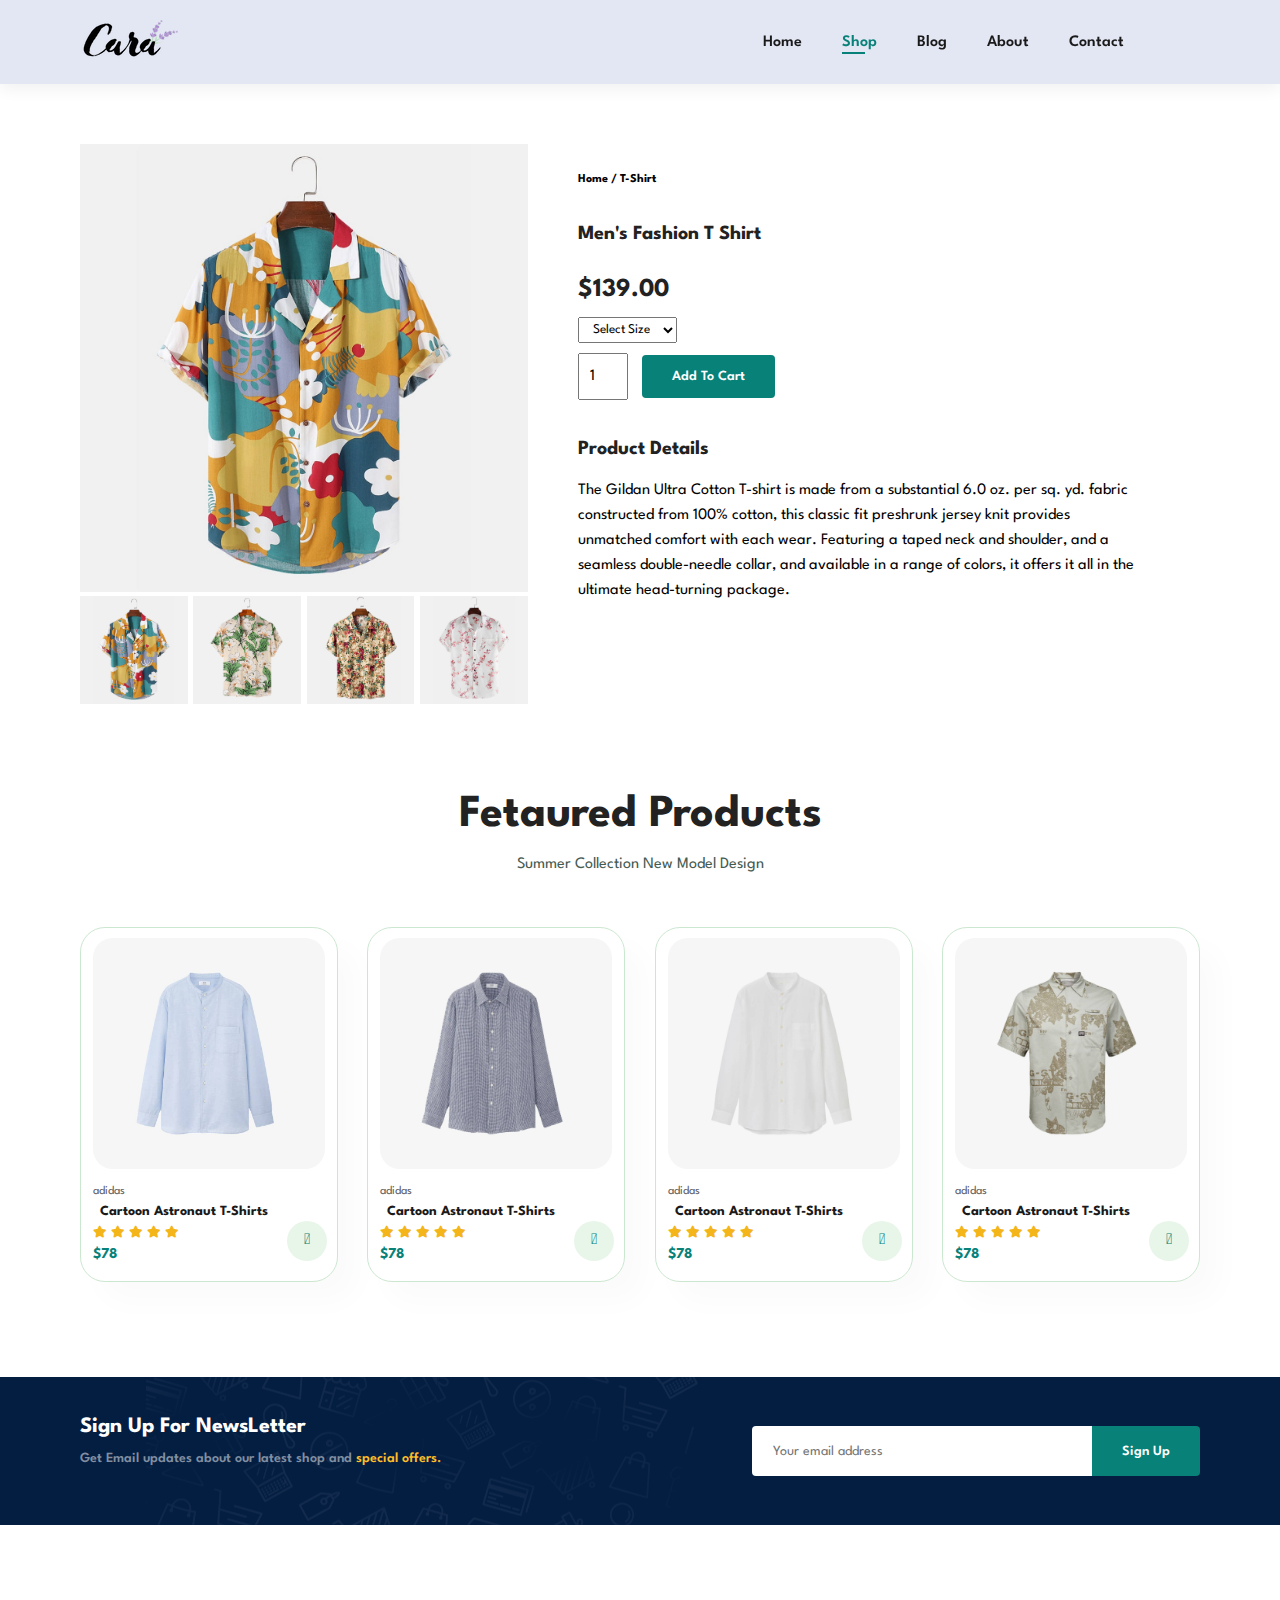
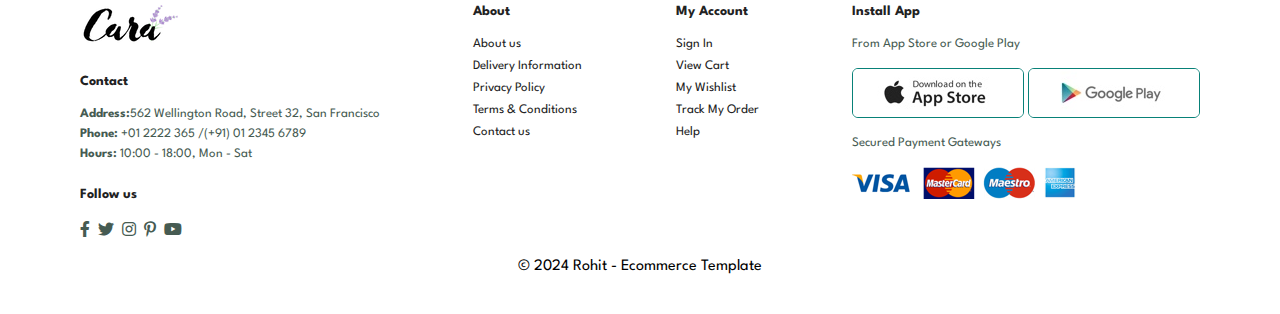
<file: sproduct.html>
<!DOCTYPE html>
<html lang="en">
  <head>
    <link rel="shortcut icon" href="/img/favicon.ico" type="image/x-icon" />
    <meta charset="UTF-8" />
    <meta http-equiv="X-UA-Compatible" content="IE=edge" />
    <meta name="viewport" content="width=device-width, initial-scale=1.0" />
    <title>Tech2etc Ecommerce Tutorial</title>
    <link
      rel="stylesheet"
      href="https://pro.fontawesome.com/releases/v5.10.0/css/all.css"
    />

    <link rel="stylesheet" href="style.css" />
  </head>

  <body>
    <section id="header">
      <a href="#"><img src="img/logo.png" class="logo" alt="" /> </a>

      <div>
        <ul id="navbar">
          <li><a href="index.html">Home</a></li>
          <li><a href="shop.html" class="active">Shop</a></li>
          <li><a href="blog.html">Blog</a></li>
          <li><a href="about.html">About</a></li>
          <li><a href="contact.html">Contact</a></li>
          <li id="lg-bag">
            <a href="cart.html"><i class="far fa-shopping-bag"></i></a>
          </li>
          <a href="#" id="close"><i class="far fa-times"></i></a>
        </ul>
      </div>
      <div id="mobile">
        <a href="cart.html"><i class="far fa-shopping-bag"></i></a>
        <i id="bar" class="fas fa-outdent"></i>
      </div>
    </section>

    <section id="prodetails" class="section-p1">
      <div class="single-pro-image">
        <img src="img/products/f1.jpg" width="100%" id="MainImg" alt="" />
        <div class="small-img-group">
          <div class="small-img-col">
            <img
              src="img/products/f1.jpg"
              width="100%"
              class="small-img"
              alt=""
            />
          </div>
          <div class="small-img-col">
            <img
              src="img/products/f2.jpg"
              width="100%"
              class="small-img"
              alt=""
            />
          </div>
          <div class="small-img-col">
            <img
              src="img/products/f3.jpg"
              width="100%"
              class="small-img"
              alt=""
            />
          </div>
          <div class="small-img-col">
            <img
              src="img/products/f4.jpg"
              width="100%"
              class="small-img"
              alt=""
            />
          </div>
        </div>
      </div>
      <div class="single-pro-details">
        <h6>Home / T-Shirt</h6>
        <h4>Men's Fashion T Shirt</h4>
        <h2>$139.00</h2>
        <select>
          <option>Select Size</option>
          <option>XXL</option>
          <option>XL</option>
          <option>Small</option>
          <option>Large</option>
        </select>
        <input type="number" value="1" />
        <button class="normal">Add To Cart</button>
        <h4>Product Details</h4>
        <span
          >The Gildan Ultra Cotton T-shirt is made from a substantial 6.0 oz.
          per sq. yd. fabric constructed from 100% cotton, this classic fit
          preshrunk jersey knit provides unmatched comfort with each wear.
          Featuring a taped neck and shoulder, and a seamless double-needle
          collar, and available in a range of colors, it offers it all in the
          ultimate head-turning package.</span
        >
      </div>
    </section>

    <section id="product1" class="section-p1">
      <h2>Fetaured Products</h2>
      <p>Summer Collection New Model Design</p>
      <div class="pro-container">
        <div class="pro">
          <img src="img/products/n1.jpg" alt="" />
          <div class="des">
            <span>adidas</span>
            <h5>Cartoon Astronaut T-Shirts</h5>
            <div class="star">
              <i class="fas fa-star"></i>
              <i class="fas fa-star"></i>
              <i class="fas fa-star"></i>
              <i class="fas fa-star"></i>
              <i class="fas fa-star"></i>
            </div>
            <h4>$78</h4>
          </div>
          <a href="#"><i class="fal fa-shopping-cart cart"></i></a>
        </div>

        <div class="pro">
          <img src="img/products/n2.jpg" alt="" />
          <div class="des">
            <span>adidas</span>
            <h5>Cartoon Astronaut T-Shirts</h5>
            <div class="star">
              <i class="fas fa-star"></i>
              <i class="fas fa-star"></i>
              <i class="fas fa-star"></i>
              <i class="fas fa-star"></i>
              <i class="fas fa-star"></i>
            </div>
            <h4>$78</h4>
          </div>
          <a href="#"><i class="fal fa-shopping-cart cart"></i></a>
        </div>

        <div class="pro">
          <img src="img/products/n3.jpg" alt="" />
          <div class="des">
            <span>adidas</span>
            <h5>Cartoon Astronaut T-Shirts</h5>
            <div class="star">
              <i class="fas fa-star"></i>
              <i class="fas fa-star"></i>
              <i class="fas fa-star"></i>
              <i class="fas fa-star"></i>
              <i class="fas fa-star"></i>
            </div>
            <h4>$78</h4>
          </div>
          <a href="#"><i class="fal fa-shopping-cart cart"></i></a>
        </div>

        <div class="pro">
          <img src="img/products/n4.jpg" alt="" />
          <div class="des">
            <span>adidas</span>
            <h5>Cartoon Astronaut T-Shirts</h5>
            <div class="star">
              <i class="fas fa-star"></i>
              <i class="fas fa-star"></i>
              <i class="fas fa-star"></i>
              <i class="fas fa-star"></i>
              <i class="fas fa-star"></i>
            </div>
            <h4>$78</h4>
          </div>
          <a href="#"><i class="fal fa-shopping-cart cart"></i></a>
        </div>
      </div>
    </section>

    <section id="newsletter" class="section-p1 section-m1">
      <div class="newstext">
        <h4>Sign Up For NewsLetter</h4>
        <p>
          Get Email updates about our latest shop and
          <span>special offers.</span>
        </p>
      </div>
      <div class="form">
        <input type="text" placeholder="Your email address" />
        <button class="normal">Sign Up</button>
      </div>
    </section>

    <footer class="section-p1">
      <div class="col">
        <img class="logo" src="img/logo.png" alt="" />
        <h4>Contact</h4>
        <p>
          <strong>Address:</strong>562 Wellington Road, Street 32, San Francisco
        </p>
        <p><strong>Phone:</strong> +01 2222 365 /(+91) 01 2345 6789</p>
        <p><strong>Hours:</strong> 10:00 - 18:00, Mon - Sat</p>
        <div class="follow">
          <h4>Follow us</h4>
          <div class="icon">
            <i class="fab fa-facebook-f"></i>
            <i class="fab fa-twitter"></i>
            <i class="fab fa-instagram"></i>
            <i class="fab fa-pinterest-p"></i>
            <i class="fab fa-youtube"></i>
          </div>
        </div>
      </div>
      <div class="col">
        <h4>About</h4>
        <a href="#">About us</a>
        <a href="#">Delivery Information</a>
        <a href="#">Privacy Policy</a>
        <a href="#">Terms & Conditions</a>
        <a href="#">Contact us</a>
      </div>

      <div class="col">
        <h4>My Account</h4>
        <a href="#">Sign In</a>
        <a href="#">View Cart</a>
        <a href="#">My Wishlist</a>
        <a href="#">Track My Order</a>
        <a href="#">Help</a>
      </div>
      <div class="col install">
        <h4>Install App</h4>
        <p>From App Store or Google Play</p>
        <div class="row">
          <img src="img/pay/app.jpg" alt="" />
          <img src="img/pay/play.jpg" alt="" />
        </div>
        <p>Secured Payment Gateways</p>
        <img src="img/pay/pay.png" alt="" />
      </div>
      <div class="copyright">© 2024 Rohit - Ecommerce Template</div>
    </footer>

    <script>
      var MainImg = document.getElementById("MainImg");
      var smallimg = document.getElementsByClassName("small-img");

      smallimg[0].onclick = function () {
        MainImg.src = smallimg[0].src;
      };
      smallimg[1].onclick = function () {
        MainImg.src = smallimg[1].src;
      };
      smallimg[2].onclick = function () {
        MainImg.src = smallimg[2].src;
      };
      smallimg[3].onclick = function () {
        MainImg.src = smallimg[3].src;
      };
    </script>

    <script src="script.js"></script>
  </body>
</html>
</file>
<file: style.css>
@import url("https://fonts.googleapis.com/css2?family=Spartan:wght@100;200;300;400;500;600;700;800;900&display=swap");
* {
  margin: 0;
  padding: 0;
  box-sizing: border-box;
  font-family: "Spartan", sans-serif;
}

html {
  scroll-behavior: smooth;
}

/* Global Styles */

h1 {
  font-size: 50px;
  line-height: 64px;
  color: #222;
}

h2 {
  font-size: 46px;
  line-height: 54px;
  color: #222;
}

h4 {
  font-size: 20px;
  color: #222;
}

h6 {
  font-weight: 700;
  font-size: 12px;
}

p {
  font-size: 16px;
  color: #465b52;
  margin: 15px 0 20px 0;
}

.section-p1 {
  padding: 40px 80px;
}

.section-m1 {
  margin: 40px 0;
}

button.normal {
  font-size: 14px;
  font-weight: 600;
  padding: 15px 30px;
  color: #000;
  background-color: #fff;
  border-radius: 4px;
  cursor: pointer;
  border: none;
  outline: none;
  transition: 0.2s;
}

button.white {
  font-size: 13px;
  font-weight: 600;
  padding: 11px 18px;
  color: #fff;
  background-color: transparent;
  cursor: pointer;
  border: 1px solid #fff;
  outline: none;
  transition: 0.2s;
}

body {
  width: 100%;
}

/* Header Start */
#header {
  display: flex;
  justify-content: space-between;
  align-items: center;
  padding: 20px 80px;
  background-color: #e3e6f3;
  box-shadow: 0 5px 15px rgba(0, 0, 0, 0.06);
  z-index: 999;
  position: sticky;
  top: 0;
  left: 0;
}

#navbar {
  display: flex;
  justify-content: center;
  align-items: center;
}

#navbar li {
  list-style: none;
  padding: 0 20px;
  position: relative;
}

#navbar li a {
  text-decoration: none;
  font-size: 16px;
  font-weight: 600;
  color: #1a1a1a;
}

#navbar li a:hover,
#navbar li a.active {
  color: #088178;
  transition: 0.3s ease;
}

#navbar li a.active::after,
#navbar li a:hover::after {
  content: "";
  width: 30%;
  height: 2px;
  background: #088178;
  position: absolute;
  left: 20px;
  bottom: -4px;
}

#mobile {
  display: none;
  align-items: center;
}

#close {
  display: none;
}

/* Home Page */

#hero {
  background-image: url("img/hero4.png");
  height: 90vh;
  width: 100%;
  background-size: cover;
  background-position: top 25% right 0;
  padding: 0 80px;
  flex-direction: column;
  display: flex;
  align-items: flex-start;
  justify-content: center;
}

#hero h4 {
  padding-bottom: 15px;
}

#hero h1 {
  color: #088178;
}

#hero button {
  background-image: url("img/button.png");
  background-color: transparent;
  color: #088178;
  border: 0;
  padding: 14px 80px 14px 65px;
  background-repeat: no-repeat;
  font-weight: 700;
  font-size: 15px;
  cursor: pointer;
}

#feature {
  display: flex;
  align-items: center;
  justify-content: space-between;
  flex-wrap: wrap;
}

#feature .fe-box {
  width: 180px;
  text-align: center;
  padding: 25px 15px;
  box-shadow: 20px 20px 34px rgba(0, 0, 0, 0.03);
  border: 1px solid #cce7d0;
  border-radius: 4px;
  margin: 15px 0;
}

#feature .fe-box img {
  width: 100%;
  margin-bottom: 10px;
}

#feature .fe-box:hover {
  box-shadow: 10px 10px 54px rgba(70, 62, 221, 0.1);
}

#feature .fe-box h6 {
  display: inline-block;
  padding: 9px 8px 6px 8px;
  line-height: 1;
  border-radius: 4px;
  background-color: #fddde4;
  color: #088178;
}

#feature .fe-box:nth-child(2) h6 {
  background-color: #cdebbc;
}

#feature .fe-box:nth-child(3) h6 {
  background-color: #d1e8f2;
}

#feature .fe-box:nth-child(4) h6 {
  background-color: #cdd4f8;
}

#feature .fe-box:nth-child(5) h6 {
  background-color: #f6dbf6;
}

#feature .fe-box:nth-child(6) h6 {
  background-color: #fff2e5;
}

#product1 {
  text-align: center;
}

#product1 .pro-container {
  display: flex;
  justify-content: space-between;
  padding-top: 20px;
  flex-wrap: wrap;
}

#product1 .pro {
  width: 23%;
  min-width: 250px;
  padding: 10px 12px;
  border: 1px solid #cce7d0;
  border-radius: 25px;
  cursor: pointer;
  box-shadow: 20px 20px 30px rgba(0, 0, 0, 0.02);
  margin: 15px 0;
  transition: 0.2s ease;
  position: relative;
}

#product1 .pro:hover {
  box-shadow: 20px 20px 30px rgba(0, 0, 0, 0.06);
}

#product1 .pro img {
  width: 100%;
  border-radius: 20px;
}

#product1 .pro .des {
  text-align: start;
  padding: 10px 0;
}

#product1 .pro .des span {
  color: #606063;
  font-size: 12px;
}

#product1 .pro .des h5 {
  padding: 7px;
  color: #1a1a1a;
  font-size: 14px;
}

#product1 .pro .des i {
  font-size: 12px;
  color: rgb(243, 181, 25);
}

#product1 .pro .des h4 {
  padding-top: 7px;
  font-size: 15px;
  font-weight: 700;
  color: #088178;
}

#product1 .pro .cart {
  width: 40px;
  height: 40px;
  line-height: 40px;
  border-radius: 50px;
  background-color: #e8f6ea;
  font-weight: 500;
  color: #088178;
  border-color: 1px solid #cce7d0;
  position: absolute;
  bottom: 20px;
  right: 10px;
}

#banner {
  display: flex;
  flex-direction: column;
  justify-content: center;
  align-items: center;
  text-align: center;
  background-image: url(img/banner/b2.jpg);
  width: 100%;
  height: 40vh;
  background-size: cover;
  background-position: center;
}

#banner h4 {
  color: #fff;
  font-size: 16px;
}

#banner h2 {
  color: #fff;
  font-size: 30px;
  padding: 10px 0;
}

#banner h2 span {
  color: #ef3636;
}

#banner button:hover {
  background-color: #088178;
  color: #fff;
}

#sm-banner {
  display: flex;
  justify-content: space-between;
  flex-wrap: wrap;
}

#sm-banner .banner-box {
  display: flex;
  flex-direction: column;
  justify-content: center;
  align-items: flex-start;
  background-image: url(img/banner/b17.jpg);
  min-width: 663px;
  height: 50vh;
  background-size: cover;
  background-position: center;
  padding: 30px;
}

#sm-banner .banner-box2 {
  background-image: url(img/banner/b10.jpg);
}

#sm-banner h4 {
  color: #fff;
  font-size: 20px;
  font-weight: 300;
}

#sm-banner h2 {
  color: #fff;
  font-size: 32px;
  font-weight: 800;
}

#sm-banner span {
  color: #fff;
  font-size: 16px;
  font-weight: 500;
  padding-bottom: 15px;
}

#sm-banner .banner-box:hover button {
  background: #088178;
  border: 1px solid #088178;
}

#banner3 {
  display: flex;
  justify-content: space-between;
  flex-wrap: wrap;
  padding: 0 80px;
}
#banner3 .banner-box {
  display: flex;
  flex-direction: column;
  justify-content: center;
  align-items: flex-start;
  background-image: url(img/banner/b7.jpg);
  min-width: 31.5%;
  height: 30vh;
  background-size: cover;
  background-position: center;
  padding: 20px;
  margin-bottom: 20px;
}

#banner3 .banner-box2 {
  background-image: url(img/banner/b4.jpg);
}

#banner3 .banner-box3 {
  background-image: url(img/banner/b18.jpg);
}

#banner3 h2 {
  color: #fff;
  font-weight: 900;
  font-size: 22px;
}

#banner3 h3 {
  color: #ec544e;
  font-weight: 800;
  font-size: 15px;
}

#newsletter {
  display: flex;
  justify-content: space-between;
  flex-wrap: wrap;
  align-items: center;
  background-image: url(img/banner/b14.png);
  background-repeat: no-repeat;
  background-position: 20% 30%;
  background-color: #041e42;
}

#newsletter h4 {
  font-size: 22px;
  font-weight: 700;
  color: #fff;
}

#newsletter p {
  font-size: 14px;
  font-weight: 600;
  color: #818ea0;
}

#newsletter p span {
  color: #ffbd27;
}

#newsletter .form {
  display: flex;
  width: 40%;
}

#newsletter input {
  height: 3.125rem;
  padding: 0 1.25rem;
  font-size: 14px;
  width: 100%;
  border: 1px solid transparent;
  border-radius: 4px;
  outline: none;
  border-top-right-radius: 0;
  border-bottom-right-radius: 0;
}

#newsletter button {
  background-color: #088178;
  color: #fff;
  white-space: nowrap;
  border-top-left-radius: 0;
  border-bottom-left-radius: 0;
}

footer {
  display: flex;
  flex-wrap: wrap;
  justify-content: space-between;
}

footer .col {
  display: flex;
  flex-direction: column;
  align-items: flex-start;
  margin-bottom: 20px;
}

footer .logo {
  margin-bottom: 30px;
}

footer h4 {
  font-size: 14px;
  padding-bottom: 20px;
}

footer p {
  font-size: 13px;
  margin: 0 0 8px 0;
}

footer a {
  font-size: 13px;
  margin-bottom: 10px;
  color: #222;
  text-decoration: none;
}

footer .follow {
  margin-top: 20px;
}

footer .follow i {
  color: #465b52;
  padding-right: 4px;
  cursor: pointer;
}

footer .install .row img {
  border: 1px solid #088178;
  border-radius: 6px;
}

footer .install img {
  margin: 10px 0 15px 0;
}

footer .follow i:hover {
  color: #088178;
}
footer a:hover {
  color: #088178;
}

footer .copyright {
  width: 100%;
  text-align: center;
}

/* Shop Page */
#page-header {
  background-image: url(img/banner/b1.jpg);
  width: 100%;
  height: 40vh;
  background-size: cover;
  display: flex;
  justify-content: center;
  text-align: center;
  flex-direction: column;
  padding: 14px;
}

#page-header h2,
#page-header p {
  color: #fff;
}

#pagination {
  text-align: center;
}

#pagination a {
  text-decoration: none;
  background-color: #088178;
  padding: 15px 20px;
  border-radius: 4px;
  color: #fff;
  font-weight: 600;
}

#pagination a i {
  font-size: 16px;
  font-weight: 600;
}

/* single product */

#prodetails {
  display: flex;
  margin-top: 20px;
}

#prodetails .single-pro-image {
  width: 40%;
  margin-right: 50px;
}

#prodetails .small-img-group {
  display: flex;
  justify-content: space-between;
}

.small-img-col {
  flex-basis: 24%;
  cursor: pointer;
}

#prodetails .single-pro-details {
  width: 50%;
  padding-top: 30px;
}

#prodetails .single-pro-details h4 {
  padding: 40px 0 20px 0;
}

#prodetails .single-pro-details h2 {
  font-size: 26px;
}
#prodetails .single-pro-details select {
  display: block;
  padding: 5px 10px;
  margin-bottom: 10px;
}

#prodetails .single-pro-details input {
  width: 50px;
  height: 47px;
  font-size: 16px;
  margin-right: 10px;
  padding-left: 10px;
}
#prodetails .single-pro-details input:focus {
  outline: none;
}

#prodetails .single-pro-details span {
  line-height: 25px;
}

#prodetails .single-pro-details button {
  background-color: #088178;
  color: #fff;
}

/* Blog Page */

#page-header.blog-header {
  background-image: url("img/banner/b19.jpg");
}

#blog {
  padding: 150px 150px 0 150px;
}

#blog .blog-box {
  display: flex;
  align-items: center;
  width: 100%;
  position: relative;
  padding-bottom: 90px;
}

#blog .blog-img {
  width: 50%;
  margin-right: 40px;
}

#blog img {
  width: 100%;
  height: 300px;
  object-fit: cover;
}

#blog .blog-details {
  width: 50%;
}

#blog .blog-details a {
  text-decoration: none;
  font-size: 11px;
  color: #000;
  font-weight: 700;
  position: relative;
  transition: 0.3s;
}

#blog .blog-details a::after {
  content: "";
  width: 50px;
  height: 1px;
  background-color: #000;
  position: absolute;
  top: 4px;
  right: -60px;
}

#blog .blog-details a:hover {
  color: #088178;
}

#blog .blog-details a:hover::after {
  background-color: #088178;
}

#blog .blog-box h1 {
  position: absolute;
  top: -40px;
  left: 0;
  font-size: 70px;
  font-weight: 700;
  color: #c9cbce;
  z-index: -9;
}

/* About page */
#page-header.about-header {
  background-image: url(img/about/banner.png);
}

#about-head {
  display: flex;
  align-items: center;
}

#about-head div {
  padding-left: 40px;
}

#about-head img {
  width: 50%;
  height: auto;
}

#about-app {
  text-align: center;
}
#about-app .video {
  width: 70%;
  height: 100%;
  margin: 30px auto 0 auto;
}
#about-app .video video {
  width: 80%;
  height: 100%;
  border-radius: 20px;
}

/* Contact Page */
#contact-details {
  display: flex;
  justify-content: space-between;
  align-items: center;
}

#contact-details .details {
  width: 40%;
}
#contact-details .details span,
#form-details form span {
  font-size: 12px;
}
#contact-details .details h2,
#form-details form h2 {
  font-size: 26px;
  line-height: 35px;
  padding: 20px 0;
}

#contact-details .details h3 {
  font-size: 16px;
  padding-bottom: 15px;
}
#contact-details .details li {
  list-style: none;
  display: flex;
  padding: 10px 0;
}

#contact-details .details li i {
  font-size: 14px;
  padding-right: 22px;
}
#contact-details .details li p {
  margin: 0;
  font-size: 14px;
}

#contact-details .map {
  width: 55%;
  height: 400px;
}

#contact-details .map {
  width: 55%;
  height: 400px;
}

#contact-details .map {
  width: 55%;
  height: 400px;
}

#contact-details .map iframe {
  width: 100%;
  height: 100%;
}

#form-details {
  display: flex;
  justify-content: space-between;
  margin: 30px;
  padding: 80px;
  border: 1px solid #e1e1e1;
}
#form-details form {
  width: 65%;
  display: flex;
  flex-direction: column;
  align-items: flex-start;
}

#form-details form input,
#form-details form textarea {
  width: 100%;
  padding: 12px 15px;
  outline: none;
  margin-bottom: 20px;
  border: 1px solid #e1e1e1;
}

#form-details form button {
  background-color: #088178;
  color: #fff;
}

#form-details .people div {
  padding-bottom: 35px;
  display: flex;
  align-items: flex-start;
}
#form-details .people div img {
  width: 65px;
  height: 65px;
  object-fit: cover;
  margin-right: 15px;
}
#form-details .people div p {
  margin: 0;
  font-size: 13px;
  line-height: 25px;
}
#form-details .people div p span {
  display: block;
  font-size: 16px;
  font-weight: 600;
  color: #000;
}

/* cart page */

#cart {
  overflow-x: auto;
}

#cart table {
  width: 100%;
  border-collapse: collapse;
  table-layout: fixed;
  white-space: nowrap;
}

#cart table img {
  width: 70px;
}

#cart table td:nth-child(1) {
  width: 100px;
  text-align: center;
}

#cart table td:nth-child(2) {
  width: 150px;
  text-align: center;
}

#cart table td:nth-child(3) {
  width: 250px;
  text-align: center;
}

#cart table td:nth-child(4),
#cart table td:nth-child(5),
#cart table td:nth-child(6) {
  width: 150px;
  text-align: center;
}
#cart table td:nth-child(5) input {
  width: 70px;
  padding: 10px 5px 10px 15px;
}

#cart table thead {
  border: 1px solid #e2e9e1;
  border-left: none;
  border-right: none;
}

#cart table thead td {
  font-weight: 700;
  text-transform: uppercase;
  font-size: 13px;
  padding: 18px 0;
}

#cart table tbody tr td {
  padding-top: 15px;
}

#cart table tbody td {
  font-size: 13px;
}

/* cart add */
#cart-add {
  display: flex;
  flex-wrap: wrap;
  justify-content: space-between;
}

#coupon {
  width: 50%;
  margin-bottom: 30px;
}

#coupon h3,
#subtotal h3 {
  padding-bottom: 15px;
}

#coupon input {
  padding: 10px 20px;
  outline: none;
  width: 60%;
  margin-right: 10px;
  border: 1px solid #e2e9e1;
}

#coupon button,
#subtotal button {
  background-color: #088178;
  color: #fff;
  padding: 12px 20px;
}

#subtotal {
  width: 50%;
  margin-bottom: 30px;
  border: 1px solid #e2e9e1;
  padding: 30px;
}

#subtotal table {
  border-collapse: collapse;
  width: 100%;
  margin-bottom: 20px;
}

#subtotal table td {
  width: 50%;
  border: 1px solid #e2e9e1;
  padding: 10px;
  font-size: 13px;
}

/* Media Query */
@media (max-width: 799px) {
  .section-p1 {
    padding: 40px 40px;
  }
  #navbar {
    display: flex;
    flex-direction: column;
    justify-content: flex-start;
    align-items: flex-start;
    position: fixed;
    top: 0;
    right: -300px;
    height: 100vh;
    width: 300px;
    background-color: #e3e6f3;
    box-shadow: 0 40px 60px rgba(0, 0, 0, 0.1);
    padding: 80px 0 0 10px;
    transition: 0.3s;
  }
  #navbar li {
    margin-bottom: 25px;
  }
  #navbar.active {
    right: 0px;
  }
  #mobile {
    display: flex;
    align-items: center;
  }
  #mobile i {
    color: #1a1a1a;
    font-size: 24px;
    padding-left: 20px;
  }
  #close {
    display: initial;
    position: absolute;
    top: 30px;
    left: 30px;
    color: #222;
    font-size: 24px;
  }
  #lg-bag {
    display: none;
  }
  #hero {
    height: 90vh;
    padding: 0 80px;
    background-position: top 30% right 30%;
  }

  #feature {
    justify-content: center;
  }

  #feature .fe-box {
    margin: 15px 15px;
  }

  #product1 .pro-container {
    justify-content: center;
  }
  #product1 .pro {
    margin: 15px;
  }

  #banner {
    height: 20vh;
  }

  #sm-banner .banner-box {
    min-width: 100%;
    height: 30vh;
  }
  #banner3 {
    padding: 0 40px;
  }
  #banner3 .banner-box {
    width: 28%;
  }
  #newsletter .form {
    width: 70%;
  }
  /* contact page */
  #form-details {
    padding: 40px;
  }
  #form-details form {
    width: 50%;
  }
}

@media (max-width: 477px) {
  .section-p1 {
    padding: 20px;
  }
  #header {
    padding: 10px 30px;
  }
  h2 {
    font-size: 32px;
  }
  h1 {
    font-size: 38px;
  }
  #hero {
    padding: 0 20px;
    background-position: 60%;
  }
  #feature {
    justify-content: space-between;
  }
  #feature .fe-box {
    width: 155px;
    margin: 0 0 15px 0;
  }
  #product1 .pro {
    width: 100%;
  }
  #banner {
    height: 40vh;
  }
  #sm-banner .banner-box {
    height: 50vh;
  }
  #sm-banner .banner-box2 {
    margin-top: 20px;
  }
  #banner3 {
    padding: 0 20px;
  }
  #banner3 .banner-box {
    width: 100%;
  }
  #newsletter .form {
    width: 100%;
  }
  #newsletter {
    padding: 40px 20px;
  }

  /* single product */
  #prodetails {
    display: flex;
    flex-direction: column;
  }
  #prodetails .single-pro-image {
    width: 100%;
    margin-right: 0px;
  }
  #prodetails .single-pro-details {
    width: 100%;
  }
  /* Blog Page */
  #blog .blog-box {
    display: flex;
    flex-direction: column;
    align-items: flex-start;
  }
  #blog {
    padding: 100px 20px 0 20px;
  }
  #blog .blog-img {
    width: 100%;
    margin-right: 0px;
    margin-bottom: 30px;
  }
  #blog .blog-details {
    width: 100%;
  }

  /* About Page */
  #about-head {
    flex-direction: column;
  }
  #about-head img {
    width: 100%;
    margin-bottom: 20px;
  }
  #about-head div {
    padding-left: 0px;
  }

  #about-app .video {
    width: 100%;
  }
  /* contact page */
  #contact-details {
    flex-direction: column;
  }
  #contact-details .details {
    width: 100%;
    margin-bottom: 30px;
  }

  #contact-details .map {
    width: 100%;
  }

  #form-details {
    margin: 10px;
    padding: 30px 10px;
    flex-wrap: wrap;
  }
  #form-details form {
    width: 100%;
    margin-bottom: 30px;
  }

  /* Cart Page */
  #cart-add {
    flex-direction: column;
  }
  #coupon {
    width: 100%;
  }
  #subtotal {
    width: 100%;
    padding: 20px;
  }
}
</file>
